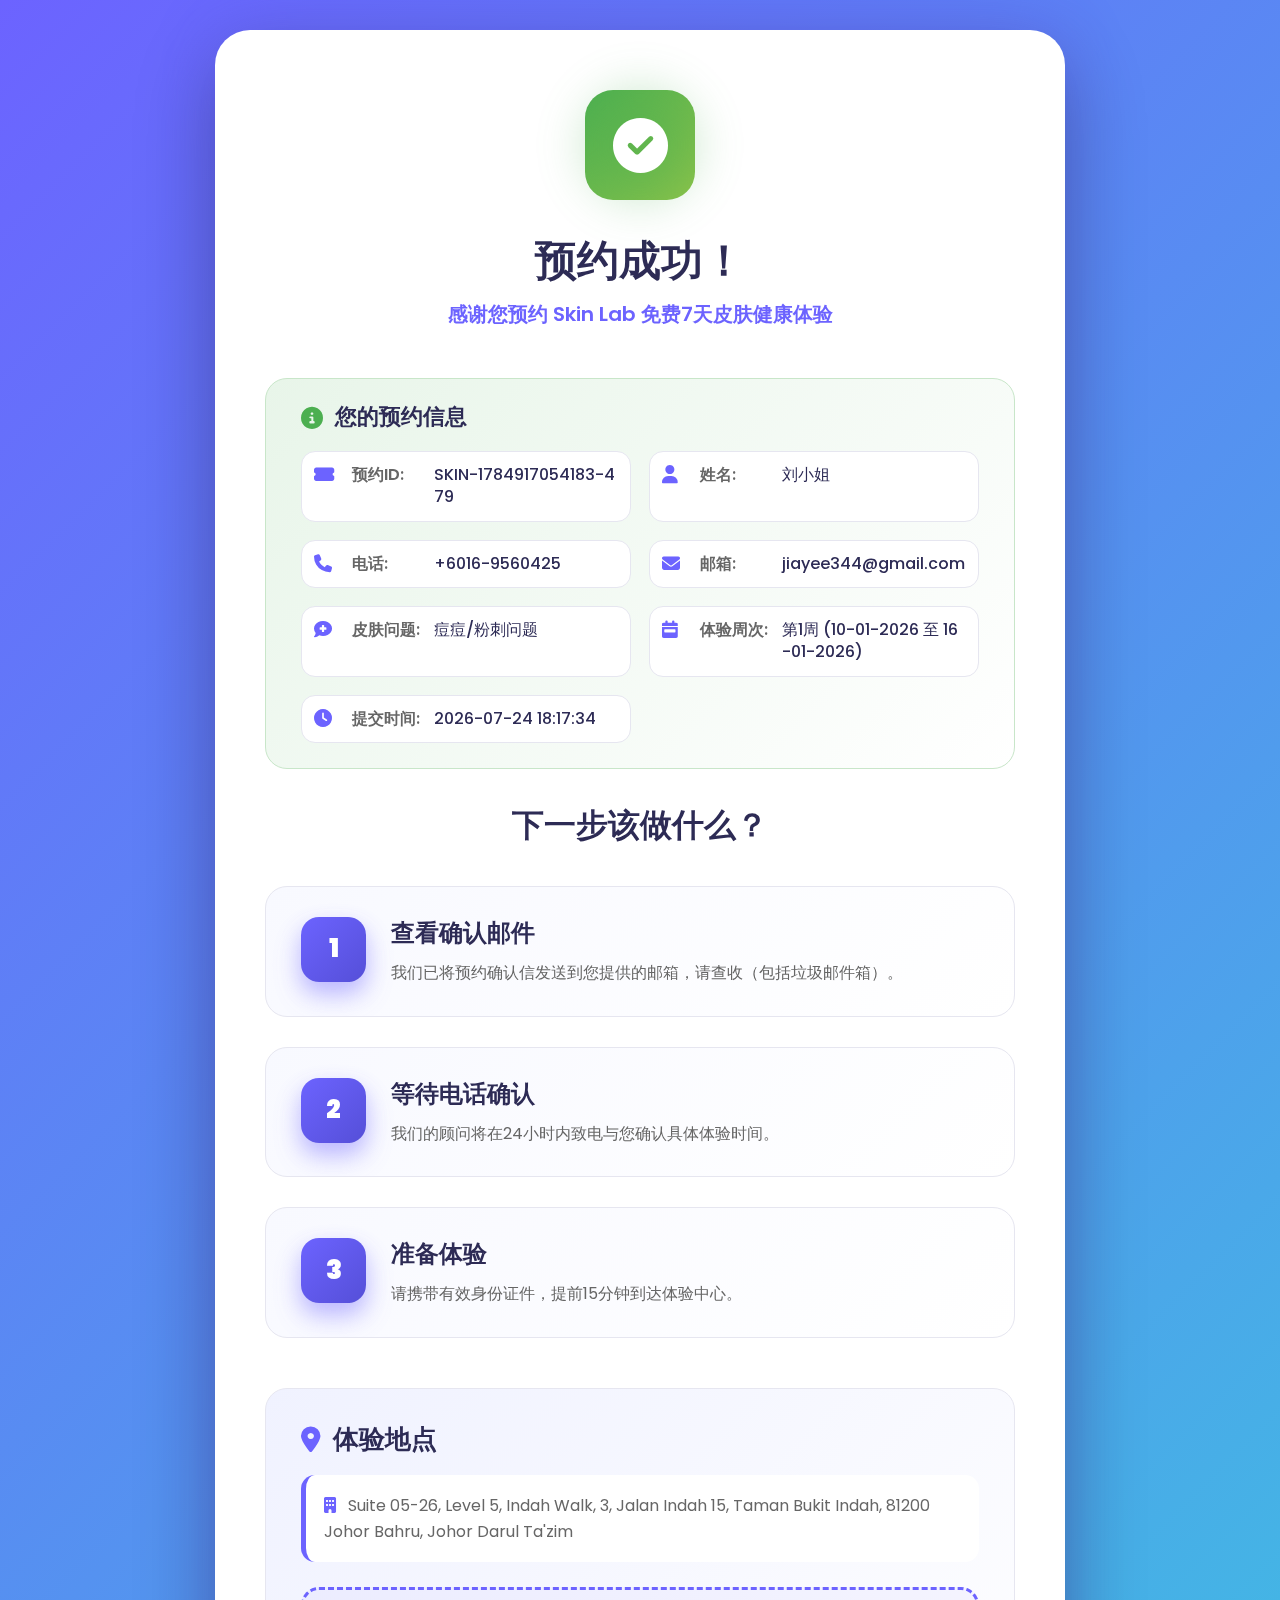
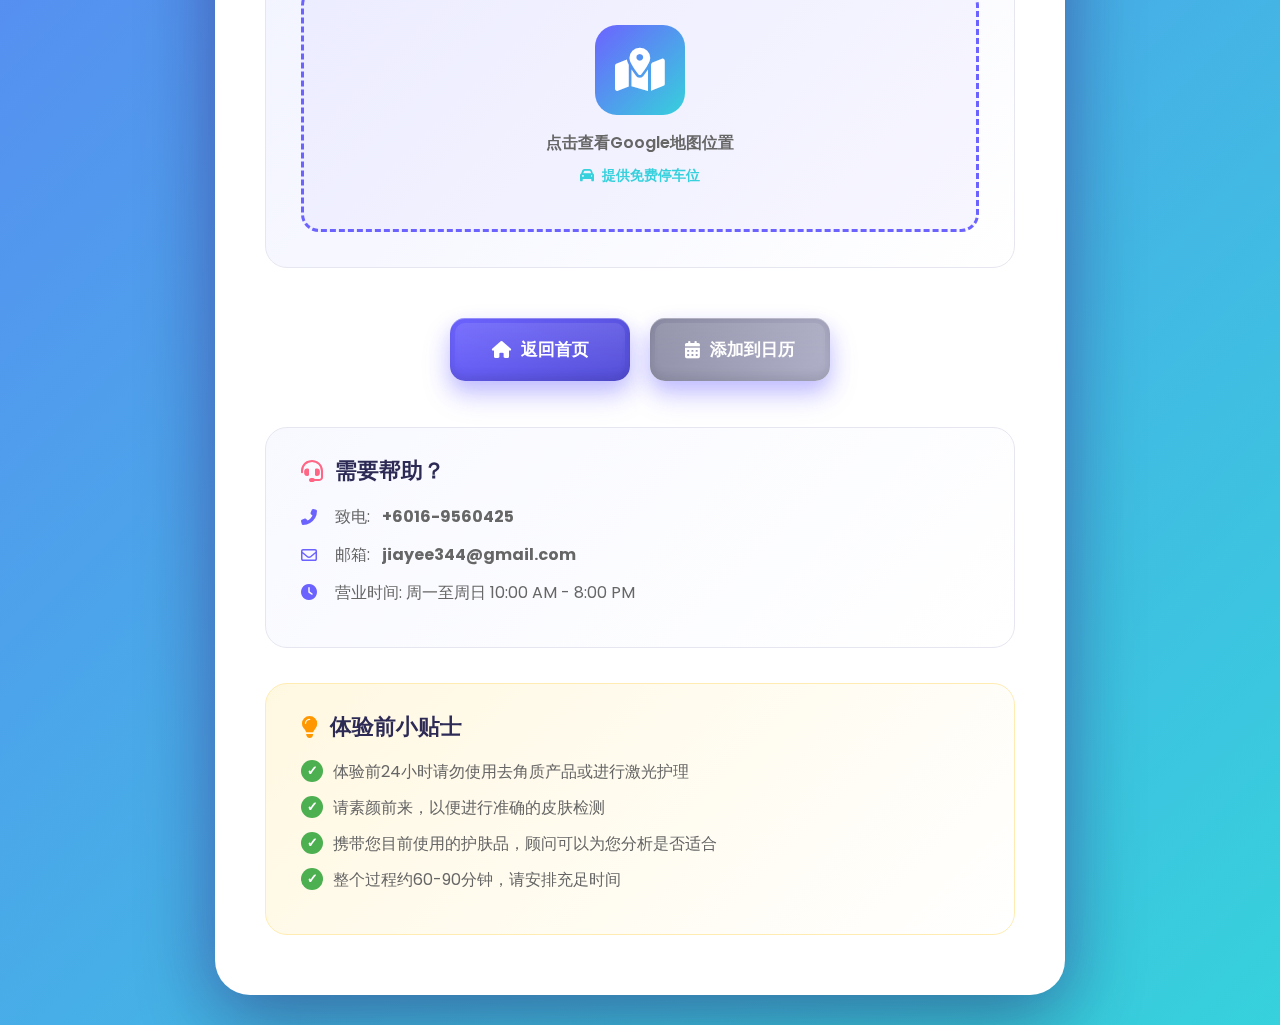
<file: success.html>
<!DOCTYPE html>
<html lang="zh">
<head>
  <meta charset="UTF-8">
  <meta name="viewport" content="width=device-width, initial-scale=1.0">
  <title>预约成功 | Skin Lab 免费7天皮肤体验 - Bukit Indah</title>
  <link rel="stylesheet" href="style.css">
  <link rel="preconnect" href="https://fonts.googleapis.com">
  <link rel="preconnect" href="https://fonts.gstatic.com" crossorigin>
  <link href="https://fonts.googleapis.com/css2?family=Montserrat:wght@400;500;600;700;800;900&family=Poppins:wght@300;400;500;600;700&display=swap" rel="stylesheet">
  <link rel="stylesheet" href="https://cdnjs.cloudflare.com/ajax/libs/font-awesome/6.4.0/css/all.min.css">
  <link rel="stylesheet" href="https://cdnjs.cloudflare.com/ajax/libs/animate.css/4.1.1/animate.min.css">
  <style>
    /* 成功页面专用样式 */
    .success-page {
      min-height: 100vh;
      display: flex;
      align-items: center;
      justify-content: center;
      background: linear-gradient(135deg, #6C63FF 0%, #36D1DC 100%);
      padding: 30px 15px;
      position: relative;
      overflow: hidden;
    }
    
    .success-container {
      width: 100%;
      max-width: 1100px;
      margin: 0 auto;
      padding: 0 15px;
      display: flex;
      justify-content: center;
      align-items: center;
    }
    
    .success-content {
      background-color: white;
      border-radius: 35px;
      padding: 60px 50px;
      max-width: 850px;
      width: 100%;
      box-shadow: 
        0 30px 80px rgba(0, 0, 0, 0.3),
        0 0 60px rgba(108, 99, 255, 0.4);
      position: relative;
      z-index: 10;
      transform: perspective(1000px) rotateX(0deg);
      transition: transform 0.5s ease;
      margin: 0 auto;
    }
    
    .success-content:hover {
      transform: perspective(1000px) rotateX(2deg) translateZ(20px);
    }
    
    .success-icon {
      width: 110px;
      height: 110px;
      background: linear-gradient(135deg, #4CAF50, #8BC34A);
      border-radius: 28px;
      display: flex;
      align-items: center;
      justify-content: center;
      margin: 0 auto 35px;
      color: white;
      font-size: 55px;
      position: relative;
      transform-style: preserve-3d;
      animation: successFloat 3s infinite ease-in-out;
    }
    
    .icon-glow {
      position: absolute;
      top: 50%;
      left: 50%;
      transform: translate(-50%, -50%);
      width: 140%;
      height: 140%;
      background: radial-gradient(circle, #4CAF50 0%, rgba(76, 175, 80, 0) 70%);
      filter: blur(20px);
      opacity: 0.5;
      z-index: -1;
      border-radius: 28px;
    }
    
    @keyframes successFloat {
      0%, 100% { transform: translateY(0) rotate(0deg) translateZ(0); }
      25% { transform: translateY(-15px) rotate(5deg) translateZ(10px); }
      50% { transform: translateY(0) rotate(0deg) translateZ(0); }
      75% { transform: translateY(10px) rotate(-5deg) translateZ(-10px); }
    }
    
    .success-title {
      font-size: clamp(28px, 4vw, 42px);
      margin-bottom: 15px;
      color: #2D2B55;
      text-align: center;
      line-height: 1.2;
      word-break: break-word;
      overflow-wrap: break-word;
      padding: 0 10px;
      hyphens: auto;
    }
    
    .success-message {
      font-size: clamp(16px, 2vw, 20px);
      color: #6C63FF;
      margin-bottom: 50px;
      text-align: center;
      font-weight: 600;
      word-break: break-word;
      overflow-wrap: break-word;
      line-height: 1.4;
      padding: 0 10px;
      hyphens: auto;
    }
    
    .success-details {
      text-align: left;
      margin-bottom: 50px;
    }
    
    .success-details h2 {
      font-size: clamp(24px, 3vw, 32px);
      margin-bottom: 40px;
      color: #2D2B55;
      text-align: center;
      word-break: break-word;
      overflow-wrap: break-word;
      line-height: 1.3;
      hyphens: auto;
      padding: 0 10px;
    }
    
    .steps {
      margin-bottom: 50px;
    }
    
    .step {
      display: flex;
      gap: 25px;
      margin-bottom: 30px;
      align-items: flex-start;
      background: linear-gradient(135deg, #F8F9FF, #FFFFFF);
      padding: 30px 35px;
      border-radius: 22px;
      border: 1px solid #E6E6F0;
      transition: all 0.3s ease;
    }
    
    .step:hover {
      transform: translateY(-10px) translateZ(20px);
      box-shadow: 0 20px 40px rgba(108, 99, 255, 0.15);
    }
    
    .step-number {
      width: 65px;
      height: 65px;
      background: linear-gradient(135deg, #6C63FF, #554FD8);
      border-radius: 18px;
      display: flex;
      align-items: center;
      justify-content: center;
      color: white;
      font-weight: 900;
      font-size: 26px;
      flex-shrink: 0;
      box-shadow: 
        0 10px 20px rgba(108, 99, 255, 0.3),
        0 15px 30px rgba(108, 99, 255, 0.2);
    }
    
    .step-content h3 {
      font-size: clamp(18px, 2vw, 24px);
      margin-bottom: 12px;
      color: #2D2B55;
      word-break: break-word;
      overflow-wrap: break-word;
      line-height: 1.3;
      hyphens: auto;
    }
    
    .step-content p {
      color: #666;
      line-height: 1.6;
      font-size: clamp(14px, 1.5vw, 16px);
      word-break: break-word;
      overflow-wrap: break-word;
      hyphens: auto;
    }
    
    .location-info {
      background: linear-gradient(135deg, #F0F2FF, #FFFFFF);
      padding: 35px;
      border-radius: 22px;
      border: 1px solid #E6E6F0;
      margin-bottom: 45px;
    }
    
    .location-info h3 {
      font-size: clamp(20px, 2.5vw, 26px);
      margin-bottom: 20px;
      color: #2D2B55;
      display: flex;
      align-items: center;
      gap: 12px;
      word-break: break-word;
      overflow-wrap: break-word;
      hyphens: auto;
    }
    
    .location-info h3 i {
      color: #6C63FF;
    }
    
    .location-address {
      color: #666;
      line-height: 1.6;
      font-size: clamp(14px, 1.5vw, 16px);
      margin-bottom: 25px;
      padding: 18px;
      background: white;
      border-radius: 14px;
      border-left: 5px solid #6C63FF;
      word-break: break-word;
      overflow-wrap: break-word;
      hyphens: auto;
    }
    
    .location-address i {
      color: #6C63FF;
      margin-right: 8px;
    }
    
    .map-placeholder {
      border: 3px dashed #6C63FF;
      border-radius: 18px;
      padding: 35px 25px;
      text-align: center;
      cursor: pointer;
      transition: all 0.3s ease;
      background: rgba(108, 99, 255, 0.05);
    }
    
    .map-placeholder:hover {
      background: rgba(108, 99, 255, 0.1);
      transform: translateY(-5px);
    }
    
    .map-icon {
      width: 90px;
      height: 90px;
      background: linear-gradient(135deg, #6C63FF, #36D1DC);
      border-radius: 22px;
      display: flex;
      align-items: center;
      justify-content: center;
      margin: 0 auto 15px;
      color: white;
      font-size: 44px;
    }
    
    .map-placeholder > p {
      color: #666;
      font-size: clamp(14px, 1.5vw, 16px);
      margin-bottom: 8px;
      font-weight: 600;
      word-break: break-word;
      overflow-wrap: break-word;
      hyphens: auto;
    }
    
    .map-note {
      color: #36D1DC !important;
      font-size: clamp(12px, 1.2vw, 14px) !important;
      display: flex;
      align-items: center;
      justify-content: center;
      gap: 8px;
      word-break: break-word;
      overflow-wrap: break-word;
      hyphens: auto;
    }
    
    .success-cta {
      display: flex;
      gap: 20px;
      justify-content: center;
      margin-bottom: 45px;
      flex-wrap: wrap;
    }
    
    .success-cta .btn {
      padding: 18px 35px;
      font-size: 17px;
      min-width: 180px;
      justify-content: center;
    }
    
    .secondary-btn {
      background: linear-gradient(135deg, #8A8AA3, #B0B0C9);
    }
    
    .secondary-btn::before {
      background: linear-gradient(135deg, #6C63FF, #36D1DC);
    }
    
    .secondary-btn:hover {
      color: white;
    }
    
    .contact-reminder {
      background: linear-gradient(135deg, #F8F9FF, #FFFFFF);
      padding: 30px 35px;
      border-radius: 22px;
      margin-bottom: 35px;
      border: 1px solid #E6E6F0;
    }
    
    .contact-reminder h4 {
      font-size: 22px;
      margin-bottom: 20px;
      color: #2D2B55;
      display: flex;
      align-items: center;
      gap: 12px;
    }
    
    .contact-reminder h4 i {
      color: #FF6584;
    }
    
    .contact-reminder p {
      margin-bottom: 12px;
      display: flex;
      align-items: center;
      gap: 12px;
      color: #666;
      font-size: 16px;
      word-break: break-word;
      overflow-wrap: break-word;
      hyphens: auto;
    }
    
    .contact-reminder i {
      color: #6C63FF;
      width: 22px;
    }
    
    .success-tips {
      background: linear-gradient(135deg, #FFF8E1, #FFFFFF);
      padding: 30px 35px;
      border-radius: 22px;
      border: 1px solid #FFECB3;
    }
    
    .success-tips h4 {
      font-size: 22px;
      margin-bottom: 20px;
      color: #2D2B55;
      display: flex;
      align-items: center;
      gap: 12px;
    }
    
    .success-tips h4 i {
      color: #FF9800;
    }
    
    .success-tips ul {
      list-style-type: none;
      padding-left: 0;
    }
    
    .success-tips li {
      margin-bottom: 12px;
      color: #666;
      font-size: 16px;
      line-height: 1.5;
      padding-left: 32px;
      position: relative;
      word-break: break-word;
      overflow-wrap: break-word;
      hyphens: auto;
    }
    
    .success-tips li::before {
      content: '✓';
      position: absolute;
      left: 0;
      top: 0;
      width: 22px;
      height: 22px;
      background: #4CAF50;
      color: white;
      border-radius: 50%;
      display: flex;
      align-items: center;
      justify-content: center;
      font-size: 13px;
      font-weight: bold;
    }
    
    /* 预约信息展示 */
    .booking-info {
      background: linear-gradient(135deg, #E8F5E9, #FFFFFF);
      padding: 25px 35px;
      border-radius: 22px;
      border: 1px solid #C8E6C9;
      margin-bottom: 35px;
    }
    
    .booking-info h4 {
      font-size: 22px;
      margin-bottom: 20px;
      color: #2D2B55;
      display: flex;
      align-items: center;
      gap: 12px;
    }
    
    .booking-info h4 i {
      color: #4CAF50;
    }
    
    .info-grid {
      display: grid;
      grid-template-columns: repeat(auto-fit, minmax(230px, 1fr));
      gap: 18px;
    }
    
    .info-item {
      display: flex;
      align-items: flex-start;
      gap: 12px;
      padding: 12px;
      background: white;
      border-radius: 14px;
      border: 1px solid #E6E6F0;
      word-break: break-word;
    }
    
    .info-item i {
      color: #6C63FF;
      font-size: 18px;
      width: 26px;
      flex-shrink: 0;
      margin-top: 2px;
    }
    
    .info-label {
      font-weight: 600;
      color: #666;
      min-width: 70px;
      flex-shrink: 0;
      line-height: 1.4;
    }
    
    .info-value {
      color: #2D2B55;
      font-weight: 500;
      flex: 1;
      word-break: break-all;
      overflow-wrap: break-word;
      line-height: 1.4;
      hyphens: auto;
    }
    
    /* 提交状态提示 */
    .submit-status {
      text-align: center;
      padding: 15px;
      margin-bottom: 20px;
      border-radius: 12px;
      font-size: 14px;
      display: none;
      word-break: break-word;
    }
    
    .submit-status.success {
      background-color: #E8F5E9;
      color: #4CAF50;
      border: 1px solid #C8E6C9;
      display: block;
    }
    
    .submit-status.error {
      background-color: #FFEBEE;
      color: #F44336;
      border: 1px solid #FFCDD2;
      display: block;
    }
    
    .submit-status i {
      margin-right: 8px;
    }
    
    /* 响应式设计优化 */
    @media (max-width: 992px) {
      .success-content {
        padding: 45px 35px;
      }
      
      .step {
        flex-direction: column;
        gap: 20px;
        padding: 25px;
      }
      
      .step-number {
        width: 60px;
        height: 60px;
        font-size: 24px;
      }
    }
    
    @media (max-width: 768px) {
      .success-container {
        padding: 0 10px;
      }
      
      .success-content {
        padding: 40px 25px;
      }
      
      .success-title {
        font-size: 30px;
      }
      
      .success-message {
        font-size: 17px;
        margin-bottom: 35px;
      }
      
      .success-details h2 {
        font-size: 26px;
        margin-bottom: 35px;
      }
      
      .step {
        flex-direction: column;
        gap: 15px;
        padding: 25px 20px;
      }
      
      .step-number {
        width: 55px;
        height: 55px;
        font-size: 22px;
      }
      
      .step-content h3 {
        font-size: 20px;
      }
      
      .step-content p {
        font-size: 15px;
      }
      
      .location-info {
        padding: 25px 20px;
      }
      
      .location-address {
        font-size: 15px;
        padding: 15px;
      }
      
      .success-cta {
        flex-direction: column;
        align-items: center;
      }
      
      .success-cta .btn {
        width: 100%;
        max-width: 300px;
      }
      
      .contact-reminder p, .success-tips li {
        font-size: 15px;
      }
      
      .booking-info {
        padding: 20px 15px;
      }
      
      .info-grid {
        grid-template-columns: 1fr;
      }
      
      .info-item {
        flex-direction: row;
        align-items: flex-start;
      }
      
      .info-label, .info-value {
        width: auto;
        min-width: auto;
      }
    }
    
    @media (max-width: 576px) {
      .success-content {
        padding: 35px 20px;
        border-radius: 30px;
      }
      
      .success-icon {
        width: 85px;
        height: 85px;
        font-size: 40px;
      }
      
      .success-title {
        font-size: 26px;
      }
      
      .success-message {
        font-size: 16px;
      }
      
      .success-details h2 {
        font-size: 22px;
      }
      
      .step {
        padding: 20px 15px;
      }
      
      .step-content h3 {
        font-size: 18px;
      }
      
      .step-content p {
        font-size: 14px;
      }
      
      .location-info {
        padding: 20px 15px;
      }
      
      .location-address {
        font-size: 14px;
        padding: 12px;
      }
      
      .map-placeholder {
        padding: 25px 15px;
      }
      
      .map-icon {
        width: 75px;
        height: 75px;
        font-size: 32px;
      }
      
      .info-item {
        flex-direction: column;
        align-items: flex-start;
        gap: 8px;
      }
      
      .info-label {
        min-width: auto;
        width: 100%;
      }
      
      .info-value {
        width: 100%;
      }
    }
    
    @media (max-width: 480px) {
      .success-content {
        padding: 30px 15px;
        border-radius: 25px;
      }
      
      .success-title {
        font-size: 24px;
      }
      
      .success-message {
        font-size: 15px;
      }
      
      .step {
        padding: 18px 12px;
      }
    }
  </style>
</head>
<body>
  <section class="success-page">
    <!-- 3D背景元素 -->
    <div class="bg-3d-elements">
      <div class="bg-circle circle-1"></div>
      <div class="bg-circle circle-2"></div>
      <div class="bg-circle circle-3"></div>
    </div>
    
    <div class="success-container">
      <div class="success-content card-3d animate__animated animate__zoomIn">
        <!-- 提交状态提示 -->
        <div class="submit-status" id="submitStatus"></div>
        
        <div class="success-icon icon-3d">
          <i class="fas fa-check-circle"></i>
          <div class="icon-glow"></div>
        </div>
        <h1 class="success-title">预约成功！</h1>
        <p class="success-message">感谢您预约 Skin Lab 免费7天皮肤健康体验</p>
        
        <!-- 预约信息展示 -->
        <div class="booking-info" id="bookingInfo">
          <h4><i class="fas fa-info-circle"></i> 您的预约信息</h4>
          <div class="info-grid">
            <div class="info-item">
              <i class="fas fa-ticket-alt"></i>
              <span class="info-label">预约ID:</span>
              <span class="info-value" id="bookingId">SKIN-1742027154251-756</span>
            </div>
            <div class="info-item">
              <i class="fas fa-user"></i>
              <span class="info-label">姓名:</span>
              <span class="info-value" id="customerName">刘小姐</span>
            </div>
            <div class="info-item">
              <i class="fas fa-phone"></i>
              <span class="info-label">电话:</span>
              <span class="info-value" id="customerPhone">+6016-9560425</span>
            </div>
            <div class="info-item">
              <i class="fas fa-envelope"></i>
              <span class="info-label">邮箱:</span>
              <span class="info-value" id="customerEmail">jiayee344@gmail.com</span>
            </div>
            <div class="info-item">
              <i class="fas fa-comment-medical"></i>
              <span class="info-label">皮肤问题:</span>
              <span class="info-value" id="customerConcern">痘痘/粉刺问题</span>
            </div>
            <div class="info-item">
              <i class="fas fa-calendar-week"></i>
              <span class="info-label">体验周次:</span>
              <span class="info-value" id="customerWeek">第1周 (10-01-2026 至 16-01-2026)</span>
            </div>
            <div class="info-item">
              <i class="fas fa-clock"></i>
              <span class="info-label">提交时间:</span>
              <span class="info-value" id="submitTime">2025-03-14 15:45:14</span>
            </div>
          </div>
        </div>
        
        <div class="success-details">
          <h2>下一步该做什么？</h2>
          
          <div class="steps">
            <div class="step card-3d">
              <div class="step-number day-3d">1</div>
              <div class="step-content">
                <h3>查看确认邮件</h3>
                <p>我们已将预约确认信发送到您提供的邮箱，请查收（包括垃圾邮件箱）。</p>
              </div>
            </div>
            
            <div class="step card-3d">
              <div class="step-number day-3d">2</div>
              <div class="step-content">
                <h3>等待电话确认</h3>
                <p>我们的顾问将在24小时内致电与您确认具体体验时间。</p>
              </div>
            </div>
            
            <div class="step card-3d">
              <div class="step-number day-3d">3</div>
              <div class="step-content">
                <h3>准备体验</h3>
                <p>请携带有效身份证件，提前15分钟到达体验中心。</p>
              </div>
            </div>
          </div>
          
          <div class="location-info card-3d">
            <h3><i class="fas fa-map-marker-alt"></i> 体验地点</h3>
            <p class="location-address">
              <i class="fas fa-building"></i> 
              Suite 05-26, Level 5, Indah Walk, 3, Jalan Indah 15, Taman Bukit Indah, 81200 Johor Bahru, Johor Darul Ta'zim
            </p>
            
            <div class="map-placeholder" onclick="openGoogleMaps()">
              <div class="map-icon icon-3d">
                <i class="fas fa-map-marked-alt"></i>
              </div>
              <p>点击查看Google地图位置</p>
              <p class="map-note"><i class="fas fa-car"></i> 提供免费停车位</p>
            </div>
          </div>
        </div>
        
        <div class="success-cta">
          <a href="index.html" class="btn btn-3d">
            <i class="fas fa-home"></i> 返回首页
          </a>
          <button class="btn btn-3d secondary-btn" onclick="addToCalendar()">
            <i class="fas fa-calendar-alt"></i> 添加到日历
          </button>
        </div>
        
        <div class="contact-reminder card-3d">
          <h4><i class="fas fa-headset"></i> 需要帮助？</h4>
          <p><i class="fas fa-phone-alt"></i> 致电: <strong>+6016-9560425</strong></p>
          <p><i class="far fa-envelope"></i> 邮箱: <strong>jiayee344@gmail.com</strong></p>
          <p><i class="fas fa-clock"></i> 营业时间: 周一至周日 10:00 AM - 8:00 PM</p>
        </div>
        
        <div class="success-tips">
          <h4><i class="fas fa-lightbulb"></i> 体验前小贴士</h4>
          <ul>
            <li>体验前24小时请勿使用去角质产品或进行激光护理</li>
            <li>请素颜前来，以便进行准确的皮肤检测</li>
            <li>携带您目前使用的护肤品，顾问可以为您分析是否适合</li>
            <li>整个过程约60-90分钟，请安排充足时间</li>
          </ul>
        </div>
      </div>
    </div>
  </section>
  
  <script>
    // 打开Google地图（直接跳转到指定链接）
    function openGoogleMaps() {
      const googleMapsUrl = "https://maps.app.goo.gl/wi2HBpoNo8dkpF8A9";
      window.open(googleMapsUrl, '_blank');
    }
    
    // 添加到日历功能（增强版）
    function addToCalendar() {
      // 从页面获取预约信息
      const customerName = document.getElementById('customerName').textContent || '皮肤体验客户';
      const bookingId = document.getElementById('bookingId').textContent;
      const customerWeek = document.getElementById('customerWeek').textContent;
      
      // 解析体验周次
      let startDate, endDate;
      const weekMatch = customerWeek.match(/\((\d{2}-\d{2}-\d{4})\s至\s(\d{2}-\d{2}-\d{4})\)/);
      
      if (weekMatch && weekMatch.length === 3) {
        startDate = weekMatch[1];
        endDate = weekMatch[2];
      } else {
        // 默认日期（第1周）
        startDate = '10-01-2026';
        endDate = '16-01-2026';
      }
      
      // 创建日历事件数据
      const eventTitle = `Skin Lab 免费皮肤体验 - ${customerName}`;
      const eventDescription = `预约ID: ${bookingId}\n皮肤健康体验: ${customerWeek}\n地点: Suite 05-26, Level 5, Indah Walk, 3, Jalan Indah 15, Taman Bukit Indah, 81200 Johor Bahru\n电话: +6016-9560425\n请提前15分钟到达`;
      
      // 格式化日期为YYYYMMDD
      function formatDateForCalendar(dateStr) {
        const parts = dateStr.split('-');
        if (parts.length === 3) {
          return `2026${parts[1]}${parts[0]}`; // 假设是2026年
        }
        return '20260110'; // 默认日期
      }
      
      // 创建ICS文件内容
      const icsContent = `BEGIN:VCALENDAR
VERSION:2.0
CALSCALE:GREGORIAN
BEGIN:VEVENT
SUMMARY:${eventTitle}
DTSTART;VALUE=DATE:${formatDateForCalendar(startDate)}
DTEND;VALUE=DATE:${formatDateForCalendar(endDate)}
DESCRIPTION:${eventDescription.replace(/\n/g, '\\n')}
LOCATION:Suite 05-26, Level 5, Indah Walk, 3, Jalan Indah 15, Taman Bukit Indah, 81200 Johor Bahru
STATUS:CONFIRMED
SEQUENCE:0
BEGIN:VALARM
TRIGGER:-PT60M
DESCRIPTION:Reminder
ACTION:DISPLAY
END:VALARM
END:VEVENT
END:VCALENDAR`;
      
      // 创建下载链接
      const blob = new Blob([icsContent], { type: 'text/calendar;charset=utf-8' });
      const url = window.URL.createObjectURL(blob);
      const link = document.createElement('a');
      link.href = url;
      link.download = `skinlab-appointment-${bookingId}.ics`;
      link.click();
      
      // 清理
      window.URL.revokeObjectURL(url);
      
      // 显示成功消息
      alert('日历文件已下载！\n\n请使用手机的日历应用导入此文件，或通过电子邮件发送到您的设备。\n\n实际体验时间以电话确认为准。');
    }
    
    // 格式化日期时间函数
    function formatDateTime(date) {
      const year = date.getFullYear();
      const month = String(date.getMonth() + 1).padStart(2, '0');
      const day = String(date.getDate()).padStart(2, '0');
      const hours = String(date.getHours()).padStart(2, '0');
      const minutes = String(date.getMinutes()).padStart(2, '0');
      const seconds = String(date.getSeconds()).padStart(2, '0');
      
      return `${year}-${month}-${day} ${hours}:${minutes}:${seconds}`;
    }
    
    // SheetDB.io API 配置
    const SHEETDB_API = 'https://sheetdb.io/api/v1/rm6iajzbhgnlv';
    
    // 将成功页面数据提交到Google Sheets
    async function submitSuccessPageData(customerData) {
      try {
        console.log('开始提交成功页面数据到Google Sheets:', customerData);
        
        // 格式化数据以匹配Google Sheets列名
        const formattedData = {
          "时间戳": customerData.timestamp || formatDateTime(new Date()),
          "预约ID": customerData.bookingId || `SKIN-${Date.now()}-${Math.floor(Math.random() * 1000)}`,
          "姓名": customerData.name || '',
          "手机号码": customerData.phone || '',
          "邮箱": customerData.email || '',
          "皮肤问题": customerData.concern || '',
          "体验周次": customerData.week || '',
          "提交时间": customerData.submitTime || formatDateTime(new Date()),
          "客户电话": customerData.phone || '',
          "名额": "已预约",
          "来源": "Skin Lab Website - Success Page",
          "提交状态": "已确认",
          "备注": "通过成功页面提交",
          "跟进状态": "待跟进"
        };
        
        const response = await fetch(SHEETDB_API, {
          method: 'POST',
          headers: {
            'Content-Type': 'application/json',
          },
          body: JSON.stringify({
            data: [formattedData]
          })
        });
        
        if (!response.ok) {
          const errorText = await response.text();
          console.error('SheetDB响应:', errorText);
          throw new Error(`提交失败: ${response.status}`);
        }
        
        const result = await response.json();
        console.log('成功页面数据提交成功:', result);
        
        return {
          success: true,
          bookingId: formattedData.预约ID,
          timestamp: formattedData.时间戳,
          data: result
        };
        
      } catch (error) {
        console.error('成功页面数据提交错误:', error);
        throw error;
      }
    }
    
    // 页面加载时显示预约信息并提交数据
    document.addEventListener('DOMContentLoaded', async function() {
      console.log('成功页面加载完成');
      
      // 从sessionStorage获取预约数据
      const bookingData = sessionStorage.getItem('skinlab_booking_data');
      let customerData = {};
      
      if (bookingData) {
        try {
          customerData = JSON.parse(bookingData);
          console.log('获取到预约数据:', customerData);
          
          // 检查数据是否已经提交过
          const hasSubmitted = localStorage.getItem('skinlab_success_data_submitted');
          const submittedBookingId = localStorage.getItem('skinlab_submitted_booking_id');
          
          // 如果还没有提交过，或者不是同一个预约ID，则提交数据
          if (!hasSubmitted || submittedBookingId !== customerData.bookingId) {
            // 显示提交状态
            const submitStatus = document.getElementById('submitStatus');
            submitStatus.innerHTML = '<i class="fas fa-spinner fa-spin"></i> 正在将您的预约信息保存到系统中...';
            submitStatus.className = 'submit-status';
            submitStatus.style.display = 'block';
            
            try {
              // 提交数据到Google Sheets
              const result = await submitSuccessPageData(customerData);
              
              // 更新提交状态
              submitStatus.innerHTML = '<i class="fas fa-check-circle"></i> 您的预约信息已成功保存到系统中！';
              submitStatus.className = 'submit-status success';
              
              // 标记为已提交
              localStorage.setItem('skinlab_success_data_submitted', 'true');
              localStorage.setItem('skinlab_submitted_booking_id', customerData.bookingId);
              
              console.log('数据提交成功');
              
            } catch (error) {
              console.error('数据提交失败:', error);
              
              // 更新提交状态
              submitStatus.innerHTML = `<i class="fas fa-exclamation-circle"></i> 数据保存遇到问题，但您的预约已成功记录。错误：${error.message}`;
              submitStatus.className = 'submit-status error';
              
              // 仍然标记为已提交，避免重复尝试
              localStorage.setItem('skinlab_success_data_submitted', 'true');
              localStorage.setItem('skinlab_submitted_booking_id', customerData.bookingId);
            }
          } else {
            console.log('数据已经提交过，跳过重复提交');
            // 显示成功状态
            const submitStatus = document.getElementById('submitStatus');
            submitStatus.innerHTML = '<i class="fas fa-check-circle"></i> 您的预约信息已成功保存到系统中！';
            submitStatus.className = 'submit-status success';
            submitStatus.style.display = 'block';
          }
          
        } catch (e) {
          console.error('解析预约数据失败:', e);
        }
      } else {
        console.log('未找到预约数据，使用默认值');
        // 如果没有数据，从localStorage获取或使用默认值
        const currentDate = new Date();
        const formattedDate = formatDateTime(currentDate);
        
        customerData = {
          name: localStorage.getItem('skinlab_customer_name') || '刘小姐',
          phone: localStorage.getItem('skinlab_customer_phone') || '+6016-9560425',
          email: localStorage.getItem('skinlab_customer_email') || 'jiayee344@gmail.com',
          concern: '痘痘/粉刺问题',
          week: '第1周 (10-01-2026 至 16-01-2026)',
          timestamp: formattedDate,
          submitTime: formattedDate,
          bookingId: localStorage.getItem('skinlab_booking_id') || `SKIN-${Date.now()}-${Math.floor(Math.random() * 1000)}`
        };
      }
      
      // 填充预约信息 - 确保显示所有字段
      document.getElementById('bookingId').textContent = customerData.bookingId || 'SKIN-1742027154251-756';
      document.getElementById('customerName').textContent = customerData.name || '未提供';
      document.getElementById('customerPhone').textContent = customerData.phone || '未提供';
      document.getElementById('customerEmail').textContent = customerData.email || '未提供';
      document.getElementById('customerConcern').textContent = customerData.concern || '未选择';
      document.getElementById('customerWeek').textContent = customerData.week || '未选择';
      document.getElementById('submitTime').textContent = customerData.submitTime || customerData.timestamp || formatDateTime(new Date());
      
      // 为步骤添加延迟动画
      const steps = document.querySelectorAll('.step');
      steps.forEach((step, index) => {
        step.style.opacity = '0';
        step.style.transform = 'translateY(20px)';
        
        setTimeout(() => {
          step.style.transition = 'opacity 0.5s ease, transform 0.5s ease';
          step.style.opacity = '1';
          step.style.transform = 'translateY(0)';
        }, 300 + (index * 200));
      });
      
      // 添加控制台欢迎信息
      console.log('%c✅ Skin Lab 预约成功！', 'color: #4CAF50; font-size: 18px; font-weight: bold;');
      console.log('%c感谢您选择Skin Lab Bukit Indah分店', 'color: #6C63FF; font-size: 14px;');
      console.log('%c联系方式: +6016-9560425 | jiayee344@gmail.com', 'color: #36D1DC; font-size: 12px;');
      console.log('%c预约信息已保存到Google Sheets', 'color: #4CAF50; font-size: 12px;');
      console.log('%cGoogle地图链接: https://maps.app.goo.gl/wi2HBpoNo8dkpF8A9', 'color: #FF9800; font-size: 12px;');
      
      // 自动滚动到顶部
      window.scrollTo(0, 0);
    });
  </script>
</body>
</html>
</file>
<file: style.css>
/* ===== RESET & BASE STYLES ===== */
* {
  margin: 0;
  padding: 0;
  box-sizing: border-box;
}

:root {
  --primary: #6C63FF;
  --primary-dark: #554FD8;
  --primary-light: #8B85FF;
  --secondary: #FF6584;
  --secondary-dark: #E84C6C;
  --accent: #36D1DC;
  --accent-dark: #1FB9C5;
  --dark: #2D2B55;
  --darker: #1E1C3F;
  --light: #F8F9FF;
  --lighter: #FFFFFF;
  --gray: #8A8AA3;
  --gray-light: #E6E6F0;
  --success: #4CAF50;
  --warning: #FF9800;
  --shadow: 0 10px 30px rgba(108, 99, 255, 0.15);
  --shadow-heavy: 0 20px 50px rgba(108, 99, 255, 0.25);
  --shadow-3d: 0 25px 50px rgba(0, 0, 0, 0.15);
  --transition: all 0.3s ease;
  --transition-slow: all 0.5s ease;
}

body {
  font-family: 'Poppins', sans-serif;
  line-height: 1.6;
  color: var(--dark);
  background-color: var(--light);
  overflow-x: hidden;
  position: relative;
  word-wrap: break-word;
  overflow-wrap: break-word;
  -webkit-text-size-adjust: 100%;
}

h1, h2, h3, h4, h5, h6 {
  font-family: 'Montserrat', sans-serif;
  font-weight: 700;
  line-height: 1.2;
  word-wrap: break-word;
  overflow-wrap: break-word;
}

/* ===== 品牌启动页面 ===== */
.brand-loader {
  position: fixed;
  top: 0;
  left: 0;
  width: 100%;
  height: 100%;
  background-color: #FFFFFF;
  display: flex;
  align-items: center;
  justify-content: center;
  z-index: 9999;
  transition: opacity 0.8s ease, visibility 0.8s ease;
}

.brand-loader.fade-out {
  opacity: 0;
  visibility: hidden;
}

.brand-container {
  text-align: center;
  animation: brandEntrance 1.2s ease-out forwards;
  display: flex;
  flex-direction: column;
  align-items: center;
  justify-content: center;
}

.brand-logo {
  margin-bottom: 30px;
  display: flex;
  justify-content: center;
  align-items: center;
}

.brand-logo-img {
  width: 150px;
  height: 150px;
  animation: logoFloat 3s ease-in-out infinite;
  display: block;
}

@keyframes brandEntrance {
  0% {
    opacity: 0;
    transform: scale(0.8) translateY(30px);
  }
  100% {
    opacity: 1;
    transform: scale(1) translateY(0);
  }
}

@keyframes logoFloat {
  0%, 100% {
    transform: translateY(0) scale(1);
  }
  50% {
    transform: translateY(-20px) scale(1.05);
  }
}

.brand-text {
  margin-top: 0;
  display: flex;
  flex-direction: column;
  align-items: center;
  justify-content: center;
}

.brand-title {
  font-size: 64px;
  color: var(--dark);
  letter-spacing: 2px;
  margin-bottom: 10px;
  text-align: center;
  order: 2;
  word-break: keep-all;
  white-space: nowrap;
}

.brand-highlight {
  color: var(--primary);
}

.brand-subtitle {
  font-size: 18px;
  color: var(--gray);
  letter-spacing: 4px;
  text-transform: uppercase;
  font-weight: 600;
  text-align: center;
  order: 3;
  word-break: keep-all;
  white-space: nowrap;
}

/* ===== PARTICLE EFFECTS ===== */
.particles-container {
  position: fixed;
  top: 0;
  left: 0;
  width: 100%;
  height: 100%;
  pointer-events: none;
  z-index: -1;
}

.particle {
  position: absolute;
  border-radius: 50%;
  background: radial-gradient(circle, rgba(108, 99, 255, 0.8), rgba(108, 99, 255, 0));
  pointer-events: none;
}

/* ===== MAIN CONTENT INITIAL STATE ===== */
.main-content {
  opacity: 0;
  transform: translateY(20px);
  transition: opacity 0.8s ease, transform 0.8s ease;
}

.main-content.loaded {
  opacity: 1;
  transform: translateY(0);
}

/* ===== 修复标题显示 - 主标题分成两行 ===== */
.hero-title-container {
  margin-bottom: 20px;
}

.hero-title {
  font-size: clamp(36px, 6vw, 52px);
  line-height: 1.1;
  margin-bottom: 5px;
  color: var(--dark);
  word-break: keep-all;
  overflow-wrap: break-word;
}

.hero-title-2 {
  font-size: clamp(36px, 6vw, 52px);
  line-height: 1.1;
  margin-bottom: 15px;
  color: var(--primary);
  position: relative;
  display: inline-block;
  word-break: keep-all;
  overflow-wrap: break-word;
}

.hero-title-2::after {
  content: '';
  position: absolute;
  bottom: 5px;
  left: 0;
  width: 100%;
  height: 12px;
  background-color: rgba(108, 99, 255, 0.2);
  z-index: -1;
  border-radius: 6px;
}

.hero-subtitle {
  font-size: 20px;
  color: var(--primary);
  margin-bottom: 25px;
  font-weight: 600;
  word-break: keep-all;
  overflow-wrap: break-word;
}

/* 总结部分标题优化 */
.conclusion-title-container {
  margin-bottom: 15px;
}

.conclusion-title {
  font-size: clamp(32px, 5vw, 44px);
  line-height: 1.1;
  margin-bottom: 5px;
  color: var(--dark);
  word-break: keep-all;
  overflow-wrap: break-word;
}

.conclusion-title-2 {
  font-size: clamp(32px, 5vw, 44px);
  line-height: 1.1;
  margin-bottom: 25px;
  color: var(--primary);
  position: relative;
  display: inline-block;
  word-break: keep-all;
  overflow-wrap: break-word;
}

.conclusion-title-2::after {
  content: '';
  position: absolute;
  bottom: 5px;
  left: 0;
  width: 100%;
  height: 10px;
  background-color: rgba(108, 99, 255, 0.2);
  z-index: -1;
  border-radius: 5px;
}

/* 截止日期样式 - 移除红色 */
.deadline-text {
  color: var(--dark);
  font-weight: 600;
}

.section-header h2 {
  font-size: clamp(32px, 5vw, 48px);
  margin-bottom: 15px;
  white-space: normal;
  word-break: keep-all;
  overflow-wrap: break-word;
  text-align: center;
}

.section-subtitle {
  font-size: 18px;
  color: var(--gray);
  max-width: 700px;
  margin: 0 auto;
  line-height: 1.6;
  word-break: keep-all;
  overflow-wrap: break-word;
  text-align: center;
}

/* 修复响应式设计 */
@media (max-width: 768px) {
  .hero-title,
  .hero-title-2 {
    font-size: 32px;
    white-space: normal;
    line-height: 1.3;
  }
  
  .conclusion-title,
  .conclusion-title-2 {
    font-size: 28px;
    white-space: normal;
    line-height: 1.3;
  }
  
  .section-header h2 {
    white-space: normal;
    font-size: 28px;
    line-height: 1.3;
  }
  
  .hero-subtitle {
    font-size: 18px;
    white-space: normal;
    line-height: 1.4;
  }
  
  .section-subtitle {
    font-size: 16px;
    line-height: 1.5;
    white-space: normal;
  }
  
  .brand-logo-img {
    width: 120px;
    height: 120px;
  }
  
  .brand-title {
    font-size: 48px;
    white-space: normal;
    word-break: keep-all;
  }
  
  .brand-subtitle {
    font-size: 16px;
    letter-spacing: 3px;
    white-space: normal;
    word-break: keep-all;
  }
  
  .brand-container {
    display: flex;
    flex-direction: column;
    align-items: center;
  }
  
  .brand-logo {
    margin-bottom: 20px;
  }
  
  .brand-text {
    margin-top: 0;
  }
}

.container {
  width: 100%;
  max-width: 1200px;
  margin: 0 auto;
  padding: 0 20px;
}

img {
  max-width: 100%;
  height: auto;
  display: block;
}

section {
  padding: 80px 0;
  position: relative;
}

@media (max-width: 768px) {
  section {
    padding: 60px 0;
  }
}

.row {
  display: flex;
  flex-wrap: wrap;
  gap: 30px;
}

.col {
  width: 100%;
}

@media (min-width: 768px) {
  .col {
    width: calc(50% - 15px);
  }
  
  .benefits-row .col,
  .concerns .col,
  .outcome-list .col {
    width: calc(25% - 23px);
  }
}

/* ===== 3D BACKGROUND ELEMENTS ===== */
.bg-3d-elements {
  position: fixed;
  top: 0;
  left: 0;
  width: 100%;
  height: 100%;
  z-index: -2;
  overflow: hidden;
}

.bg-circle {
  position: absolute;
  border-radius: 50%;
  background: radial-gradient(circle, var(--primary-light) 0%, rgba(108, 99, 255, 0.1) 70%);
  filter: blur(20px);
  opacity: 0.3;
  animation: float 15s infinite ease-in-out, glow 3s infinite ease-in-out alternate;
}

.circle-1 {
  width: 300px;
  height: 300px;
  top: 10%;
  left: 5%;
  animation-delay: 0s;
}

.circle-2 {
  width: 200px;
  height: 200px;
  top: 60%;
  right: 10%;
  animation-delay: 5s;
}

.circle-3 {
  width: 150px;
  height: 150px;
  bottom: 20%;
  left: 15%;
  animation-delay: 10s;
}

.circle-4 {
  width: 250px;
  height: 250px;
  top: 30%;
  right: 20%;
  animation-delay: 7s;
}

.bg-shape {
  position: absolute;
  background: linear-gradient(135deg, var(--accent) 0%, rgba(54, 209, 220, 0.1) 100%);
  filter: blur(15px);
  opacity: 0.2;
  animation: float 20s infinite ease-in-out reverse;
}

.shape-1 {
  width: 400px;
  height: 400px;
  top: -100px;
  right: -100px;
  border-radius: 30% 70% 70% 30% / 30% 30% 70% 70%;
}

.shape-2 {
  width: 300px;
  height: 300px;
  bottom: -50px;
  left: -50px;
  border-radius: 70% 30% 30% 70% / 70% 70% 30% 30%;
  animation-delay: 10s;
}

@keyframes float {
  0%, 100% { transform: translate(0, 0) rotate(0deg); }
  25% { transform: translate(20px, -20px) rotate(5deg); }
  50% { transform: translate(-15px, 15px) rotate(-5deg); }
  75% { transform: translate(10px, 10px) rotate(3deg); }
}

@keyframes glow {
  0% { opacity: 0.2; }
  100% { opacity: 0.4; }
}

/* ===== HEADER & HERO ===== */
.hero {
  background: linear-gradient(135deg, #F8F9FF 0%, #E6E9FF 100%);
  padding-top: 30px;
  position: relative;
  overflow: hidden;
}

.header {
  display: flex;
  justify-content: space-between;
  align-items: center;
  margin-bottom: 60px;
  position: relative;
  z-index: 10;
}

@media (max-width: 768px) {
  .header {
    flex-direction: column;
    align-items: flex-start;
    gap: 20px;
    margin-bottom: 40px;
  }
}

.logo-container {
  display: flex;
  align-items: center;
  gap: 15px;
}

.logo-3d {
  position: relative;
  width: 60px;
  height: 60px;
  transform-style: preserve-3d;
  animation: rotate3d 20s infinite linear;
}

@keyframes rotate3d {
  0% { transform: rotateY(0deg) rotateX(0deg); }
  25% { transform: rotateY(90deg) rotateX(10deg); }
  50% { transform: rotateY(180deg) rotateX(0deg); }
  75% { transform: rotateY(270deg) rotateX(-10deg); }
  100% { transform: rotateY(360deg) rotateX(0deg); }
}

.logo {
  width: 100%;
  height: 100%;
  position: relative;
  z-index: 2;
}

.logo-glow {
  position: absolute;
  top: 50%;
  left: 50%;
  transform: translate(-50%, -50%);
  width: 120%;
  height: 120%;
  background: radial-gradient(circle, var(--primary) 0%, rgba(108, 99, 255, 0) 70%);
  filter: blur(15px);
  opacity: 0.5;
  z-index: 1;
}

.logo-text h1 {
  font-size: 28px;
  color: var(--dark);
  margin-bottom: 3px;
  letter-spacing: 1px;
  word-break: keep-all;
}

.tagline {
  font-size: 12px;
  color: var(--primary);
  font-weight: 600;
  letter-spacing: 2px;
  text-transform: uppercase;
  word-break: keep-all;
}

.contact-info {
  text-align: right;
  background: rgba(255, 255, 255, 0.8);
  padding: 12px 20px;
  border-radius: 12px;
  backdrop-filter: blur(10px);
  box-shadow: 0 10px 30px rgba(0, 0, 0, 0.05);
}

@media (max-width: 768px) {
  .contact-info {
    text-align: left;
    width: 100%;
    padding: 15px;
  }
}

.contact-info p {
  margin-bottom: 6px;
  font-size: 13px;
  color: var(--gray);
  display: flex;
  align-items: center;
  justify-content: flex-end;
  gap: 6px;
  word-break: keep-all;
  white-space: nowrap;
}

@media (max-width: 768px) {
  .contact-info p {
    justify-content: flex-start;
    white-space: normal;
    font-size: 14px;
    line-height: 1.5;
  }
}

.contact-info i {
  color: var(--primary);
}

.hero-content {
  align-items: center;
  position: relative;
  z-index: 5;
  margin-bottom: 40px;
}

.hero-text {
  padding-right: 40px;
}

@media (max-width: 768px) {
  .hero-text {
    padding-right: 0;
    margin-bottom: 40px;
  }
  
  .hero-content {
    flex-direction: column;
  }
}

.badge {
  display: inline-block;
  background: linear-gradient(135deg, var(--secondary), #FF8E9E);
  color: white;
  padding: 10px 20px;
  border-radius: 50px;
  font-weight: 700;
  font-size: 14px;
  margin-bottom: 20px;
  position: relative;
  transform-style: preserve-3d;
  word-break: keep-all;
  white-space: nowrap;
}

@media (max-width: 768px) {
  .badge {
    padding: 8px 16px;
    font-size: 13px;
    white-space: normal;
    text-align: center;
    display: block;
    width: fit-content;
    margin-left: auto;
    margin-right: auto;
  }
}

.badge-3d {
  box-shadow: 
    0 10px 20px rgba(255, 101, 132, 0.3),
    0 15px 30px rgba(255, 101, 132, 0.2);
  animation: badgeFloat 3s infinite ease-in-out;
}

@keyframes badgeFloat {
  0%, 100% { transform: translateY(0) rotate(0deg); }
  50% { transform: translateY(-10px) rotate(2deg); }
}

.badge-shadow {
  position: absolute;
  bottom: -10px;
  left: 10%;
  width: 80%;
  height: 20px;
  background: rgba(255, 101, 132, 0.2);
  border-radius: 50%;
  filter: blur(10px);
  z-index: -1;
}

.hero-desc {
  margin-bottom: 30px;
}

.hero-desc p {
  font-size: 16px;
  line-height: 1.7;
  margin-bottom: 10px;
  color: var(--gray);
  display: flex;
  align-items: center;
  gap: 10px;
  word-break: keep-all;
  overflow-wrap: break-word;
}

@media (max-width: 768px) {
  .hero-desc p {
    font-size: 15px;
    line-height: 1.6;
    white-space: normal;
  }
}

.hero-desc i {
  color: var(--success);
  font-size: 14px;
}

.cta-container {
  margin-bottom: 30px;
}

.hero-btn {
  font-size: 18px;
  padding: 18px 35px;
  border-radius: 18px;
  white-space: nowrap;
}

@media (max-width: 768px) {
  .hero-btn {
    font-size: 16px;
    padding: 16px 30px;
    width: 100%;
    justify-content: center;
    white-space: normal;
  }
}

.cta-note {
  margin-top: 15px;
  font-size: 14px;
  color: var(--gray);
  display: flex;
  align-items: center;
  gap: 8px;
  word-break: keep-all;
  overflow-wrap: break-word;
}

@media (max-width: 768px) {
  .cta-note {
    font-size: 13px;
    line-height: 1.5;
    white-space: normal;
    text-align: center;
    flex-direction: column;
    gap: 5px;
  }
}

.cta-note i {
  color: var(--success);
}

/* 特色亮点网格 */
.features-grid {
  display: grid;
  grid-template-columns: repeat(3, 1fr);
  gap: 20px;
  margin-top: 30px;
  padding: 20px;
  background: rgba(255, 255, 255, 0.7);
  border-radius: 15px;
  backdrop-filter: blur(10px);
  border: 1px solid rgba(108, 99, 255, 0.1);
}

@media (max-width: 768px) {
  .features-grid {
    grid-template-columns: 1fr;
    gap: 15px;
    padding: 15px;
  }
}

.feature-item {
  display: flex;
  align-items: center;
  gap: 12px;
}

.feature-icon {
  width: 40px;
  height: 40px;
  background: linear-gradient(135deg, var(--primary), var(--accent));
  border-radius: 10px;
  display: flex;
  align-items: center;
  justify-content: center;
  color: white;
  font-size: 18px;
  flex-shrink: 0;
}

.feature-content h4 {
  font-size: 14px;
  margin-bottom: 3px;
  color: var(--dark);
  word-break: keep-all;
}

.feature-content p {
  font-size: 12px;
  color: var(--gray);
  line-height: 1.4;
  word-break: keep-all;
}

@media (max-width: 768px) {
  .feature-content h4 {
    font-size: 15px;
  }
  
  .feature-content p {
    font-size: 13px;
  }
}

.hero-image {
  position: relative;
}

.image-3d {
  position: relative;
  border-radius: 25px;
  overflow: visible;
  transform: perspective(1000px) rotateY(-8deg) rotateX(5deg);
  transition: var(--transition-slow);
  box-shadow: 
    var(--shadow-3d),
    0 0 50px rgba(108, 99, 255, 0.2);
}

.image-3d:hover {
  transform: perspective(1000px) rotateY(0deg) rotateX(0deg);
}

.image-glow {
  position: absolute;
  top: 50%;
  left: 50%;
  transform: translate(-50%, -50%);
  width: 110%;
  height: 110%;
  background: radial-gradient(circle, var(--primary) 0%, rgba(108, 99, 255, 0) 70%);
  filter: blur(30px);
  opacity: 0.3;
  z-index: -1;
}

.floating-element {
  position: absolute;
  width: 50px;
  height: 50px;
  background: linear-gradient(135deg, var(--primary), var(--accent));
  border-radius: 15px;
  display: flex;
  align-items: center;
  justify-content: center;
  color: white;
  font-size: 20px;
  box-shadow: 
    0 10px 20px rgba(108, 99, 255, 0.3),
    0 15px 30px rgba(108, 99, 255, 0.2);
  transform-style: preserve-3d;
  z-index: 10;
  animation: float3d 6s ease-in-out infinite, elementGlow 3s infinite ease-in-out alternate;
}

.element-glow {
  position: absolute;
  top: 50%;
  left: 50%;
  transform: translate(-50%, -50%);
  width: 120%;
  height: 120%;
  background: radial-gradient(circle, var(--primary) 0%, rgba(108, 99, 255, 0) 70%);
  filter: blur(15px);
  opacity: 0.5;
  z-index: -1;
  border-radius: 15px;
}

.floating-1 {
  top: 15%;
  left: -25px;
  animation-delay: 0s;
}

.floating-2 {
  top: 45%;
  right: -25px;
  animation-delay: 2s;
}

.floating-3 {
  bottom: 15%;
  left: -25px;
  animation-delay: 4s;
}

.floating-4 {
  top: 75%;
  right: -25px;
  animation-delay: 1s;
}

@keyframes float3d {
  0%, 100% { 
    transform: translateY(0) rotate(0deg) translateZ(0); 
  }
  25% { 
    transform: translateY(-15px) rotate(5deg) translateZ(10px); 
  }
  50% { 
    transform: translateY(0) rotate(0deg) translateZ(0); 
  }
  75% { 
    transform: translateY(10px) rotate(-5deg) translateZ(-10px); 
  }
}

@keyframes elementGlow {
  0% { box-shadow: 0 10px 20px rgba(108, 99, 255, 0.3), 0 15px 30px rgba(108, 99, 255, 0.2); }
  100% { box-shadow: 0 15px 30px rgba(108, 99, 255, 0.5), 0 20px 40px rgba(108, 99, 255, 0.3); }
}

.hero-wave {
  position: absolute;
  bottom: 0;
  left: 0;
  width: 100%;
  height: 150px;
}

.hero-wave svg {
  width: 100%;
  height: 100%;
  fill: white;
}

/* ===== 3D BUTTONS ===== */
.btn {
  display: inline-flex;
  align-items: center;
  justify-content: center;
  gap: 10px;
  padding: 16px 32px;
  background: linear-gradient(135deg, var(--primary), var(--primary-dark));
  color: white;
  border: none;
  border-radius: 15px;
  font-family: 'Montserrat', sans-serif;
  font-weight: 700;
  font-size: 16px;
  cursor: pointer;
  transition: var(--transition);
  text-decoration: none;
  position: relative;
  overflow: hidden;
  z-index: 1;
  transform-style: preserve-3d;
  transform: perspective(500px) translateZ(0);
  word-break: keep-all;
  white-space: nowrap;
}

@media (max-width: 768px) {
  .btn {
    padding: 14px 24px;
    font-size: 15px;
    white-space: normal;
    text-align: center;
    line-height: 1.3;
  }
}

.btn-3d {
  box-shadow: 
    0 10px 20px rgba(108, 99, 255, 0.3),
    0 15px 30px rgba(108, 99, 255, 0.2),
    inset 0 1px 0 rgba(255, 255, 255, 0.3),
    inset 0 -5px 10px rgba(0, 0, 0, 0.1);
}

.btn-3d::before {
  content: '';
  position: absolute;
  top: 0;
  left: 0;
  width: 100%;
  height: 100%;
  background: linear-gradient(135deg, var(--secondary), var(--accent));
  transition: var(--transition);
  z-index: -1;
  opacity: 0;
  transform: translateZ(-10px);
}

.btn-3d::after {
  content: '';
  position: absolute;
  top: 5px;
  left: 5px;
  right: 5px;
  bottom: 5px;
  border-radius: 10px;
  background: linear-gradient(to bottom, rgba(255,255,255,0.1), rgba(255,255,255,0));
  z-index: 1;
}

.btn-3d:hover::before {
  opacity: 1;
}

.btn-3d:hover {
  transform: perspective(500px) translateZ(20px);
  box-shadow: 
    0 20px 40px rgba(108, 99, 255, 0.4),
    0 25px 50px rgba(108, 99, 255, 0.3),
    inset 0 1px 0 rgba(255, 255, 255, 0.4),
    inset 0 -5px 10px rgba(0, 0, 0, 0.15);
}

/* ===== 3D CARDS ===== */
.card-3d {
  position: relative;
  transform-style: preserve-3d;
  transform: perspective(1000px) translateZ(0);
  transition: var(--transition);
  border-radius: 20px;
  overflow: hidden;
}

.card-3d::before {
  content: '';
  position: absolute;
  top: 0;
  left: 0;
  width: 100%;
  height: 100%;
  background: linear-gradient(135deg, rgba(108, 99, 255, 0.1), rgba(54, 209, 220, 0.05));
  z-index: -1;
  opacity: 0;
  transition: var(--transition);
}

.card-3d:hover {
  transform: perspective(1000px) translateZ(20px) rotateX(2deg) rotateY(2deg);
  box-shadow: var(--shadow-3d);
}

.card-3d:hover::before {
  opacity: 1;
}

/* ===== 3D ICONS ===== */
.icon-3d {
  position: relative;
  transform-style: preserve-3d;
  transform: perspective(500px) translateZ(0);
  transition: var(--transition);
}

.icon-3d::after {
  content: '';
  position: absolute;
  top: 0;
  left: 0;
  width: 100%;
  height: 100%;
  background: linear-gradient(135deg, var(--primary), var(--accent));
  border-radius: 50%;
  z-index: -1;
  transform: translateZ(-10px);
  opacity: 0.2;
  transition: var(--transition);
}

.icon-3d:hover {
  transform: perspective(500px) translateZ(20px) rotateY(10deg);
}

.icon-3d:hover::after {
  opacity: 0.4;
  transform: translateZ(-20px);
}

/* ===== SCROLL REVEAL ANIMATIONS ===== */
.scroll-reveal {
  opacity: 0;
  transform: translateY(30px);
  transition: opacity 0.6s ease, transform 0.6s ease;
}

.scroll-reveal.visible {
  opacity: 1;
  transform: translateY(0);
}

/* ===== CURSOR EFFECT ===== */
.cursor-effect {
  position: fixed;
  width: 20px;
  height: 20px;
  border-radius: 50%;
  background: radial-gradient(circle, rgba(108, 99, 255, 0.6), rgba(108, 99, 255, 0));
  pointer-events: none;
  z-index: 999;
  transform: translate(-50%, -50%);
  transition: width 0.2s, height 0.2s;
}

.cursor-effect.active {
  width: 40px;
  height: 40px;
}

/* ===== PULSING ANIMATION FOR IMPORTANT ELEMENTS ===== */
.pulse-important {
  animation: pulseImportant 2s infinite ease-in-out;
}

@keyframes pulseImportant {
  0%, 100% { transform: scale(1); }
  50% { transform: scale(1.05); }
}

/* ===== TYPING EFFECT ===== */
.typewriter {
  overflow: hidden;
  border-right: 3px solid var(--primary);
  white-space: nowrap;
  animation: typing 3.5s steps(40, end), blink-caret .75s step-end infinite;
}

@keyframes typing {
  from { width: 0 }
  to { width: 100% }
}

@keyframes blink-caret {
  from, to { border-color: transparent }
  50% { border-color: var(--primary); }
}

/* ===== EMPATHY SECTION ===== */
.empathy {
  background-color: white;
  position: relative;
}

.empathy::before {
  content: '';
  position: absolute;
  top: 0;
  left: 0;
  width: 100%;
  height: 100%;
  background: url('data:image/svg+xml,<svg xmlns="http://www.w3.org/2000/svg" width="100" height="100" viewBox="0 0 100 100"><circle cx="50" cy="50" r="40" fill="%236C63FF" opacity="0.03"/></svg>');
  background-size: 200px;
  opacity: 0.5;
  z-index: 0;
}

.section-header {
  text-align: center;
  margin-bottom: 60px;
  position: relative;
  z-index: 1;
}

@media (max-width: 768px) {
  .section-header {
    margin-bottom: 40px;
  }
}

.concerns {
  gap: 30px;
}

@media (max-width: 768px) {
  .concerns {
    gap: 20px;
  }
}

/* ===== 优化共鸣部分图片显示 ===== */
.concern-item {
  text-align: center;
  padding: 0 0 40px;
  border-radius: 25px;
  background-color: var(--light);
  transition: var(--transition);
  position: relative;
  z-index: 1;
  transform-style: preserve-3d;
  overflow: hidden;
  height: 100%;
  display: flex;
  flex-direction: column;
}

.concern-item::before {
  content: '';
  position: absolute;
  top: 0;
  left: 0;
  width: 100%;
  height: 5px;
  background: linear-gradient(90deg, var(--primary), var(--accent));
  z-index: 2;
  border-radius: 25px 25px 0 0;
}

.concern-image-container {
  position: relative;
  width: 100%;
  height: 380px;
  overflow: hidden;
  border-radius: 25px 25px 0 0;
  margin-bottom: 25px;
  background: linear-gradient(135deg, #F8F9FF, #E6E9FF);
  flex-shrink: 0;
}

@media (max-width: 768px) {
  .concern-image-container {
    height: 250px;
  }
}

.concern-image {
  width: 100%;
  height: 100%;
  object-fit: contain;
  object-position: center;
  transition: var(--transition-slow);
  background-color: #f8f9ff;
  padding: 15px;
}

.concern-image-overlay {
  position: absolute;
  top: 0;
  left: 0;
  width: 100%;
  height: 100%;
  background: linear-gradient(to bottom, rgba(108, 99, 255, 0.05), rgba(108, 99, 255, 0.1));
  z-index: 2;
  transition: var(--transition);
  pointer-events: none;
}

.concern-item:hover .concern-image {
  transform: scale(1.03);
}

.concern-item:hover .concern-image-overlay {
  background: linear-gradient(to bottom, rgba(108, 99, 255, 0.1), rgba(108, 99, 255, 0.15));
}

.concern-icon {
  position: relative;
  z-index: 3;
  margin-top: -40px;
  margin-bottom: 15px;
  width: 80px;
  height: 80px;
  background: linear-gradient(135deg, var(--primary), var(--accent));
  border-radius: 25px;
  display: flex;
  align-items: center;
  justify-content: center;
  margin: -40px auto 25px;
  color: white;
  font-size: 32px;
  transform: perspective(500px) translateZ(0);
  transition: var(--transition);
  flex-shrink: 0;
}

@media (max-width: 768px) {
  .concern-icon {
    width: 65px;
    height: 65px;
    font-size: 26px;
    margin-top: -30px;
    margin-bottom: 10px;
  }
}

.concern-item:hover .concern-icon {
  transform: perspective(500px) translateZ(30px) rotateY(15deg);
}

.concern-item h3 {
  font-size: 22px;
  margin-bottom: 15px;
  color: var(--dark);
  padding: 0 20px;
  flex-grow: 0;
  word-break: keep-all;
  overflow-wrap: break-word;
  line-height: 1.3;
}

@media (max-width: 768px) {
  .concern-item h3 {
    font-size: 18px;
    padding: 0 15px;
    margin-bottom: 10px;
    line-height: 1.3;
  }
}

.concern-item p {
  color: var(--gray);
  line-height: 1.7;
  font-size: 15px;
  padding: 0 20px;
  flex-grow: 1;
  margin-bottom: 20px;
  word-break: keep-all;
  overflow-wrap: break-word;
}

@media (max-width: 768px) {
  .concern-item p {
    font-size: 14px;
    line-height: 1.5;
    padding: 0 15px;
  }
}

.concern-item:nth-child(1) .concern-image {
  object-position: center 20%;
}

.concern-item:nth-child(2) .concern-image {
  object-position: center 40%;
}

.concern-item:nth-child(3) .concern-image {
  object-position: center 60%;
}

.concern-item:nth-child(4) .concern-image {
  object-position: center 30%;
}

/* ===== BENEFITS SECTION ===== */
.benefits {
  background: linear-gradient(135deg, #F0F2FF 0%, #E6E9FF 100%);
  position: relative;
  overflow: hidden;
}

.benefits::before {
  content: '';
  position: absolute;
  top: 0;
  left: 0;
  width: 100%;
  height: 100%;
  background: url('data:image/svg+xml,<svg xmlns="http://www.w3.org/2000/svg" width="120" height="120" viewBox="0 0 120 120"><polygon points="60,20 90,50 90,90 60,120 30,90 30,50" fill="%2336D1DC" opacity="0.05"/></svg>');
  background-size: 150px;
  opacity: 0.5;
}

.benefits-row {
  gap: 25px;
  position: relative;
  z-index: 1;
}

@media (max-width: 768px) {
  .benefits-row {
    gap: 20px;
  }
}

.benefit-card {
  background-color: white;
  padding: 40px 25px;
  border-radius: 25px;
  text-align: center;
  transition: var(--transition);
  box-shadow: 0 10px 30px rgba(108, 99, 255, 0.1);
}

@media (max-width: 768px) {
  .benefit-card {
    padding: 30px 20px;
  }
}

.benefit-icon {
  width: 70px;
  height: 70px;
  background: linear-gradient(135deg, var(--primary), var(--accent));
  border-radius: 20px;
  display: flex;
  align-items: center;
  justify-content: center;
  margin: 0 auto 25px;
  color: white;
  font-size: 28px;
  transform: perspective(500px) translateZ(0);
  transition: var(--transition);
}

@media (max-width: 768px) {
  .benefit-icon {
    width: 60px;
    height: 60px;
    font-size: 24px;
    margin-bottom: 20px;
  }
}

.benefit-card:hover .benefit-icon {
  transform: perspective(500px) translateZ(30px) rotateX(15deg);
}

.benefit-card h3 {
  font-size: 22px;
  margin-bottom: 15px;
  color: var(--dark);
  word-break: keep-all;
  overflow-wrap: break-word;
  line-height: 1.3;
}

@media (max-width: 768px) {
  .benefit-card h3 {
    font-size: 18px;
    margin-bottom: 10px;
  }
}

.benefit-card p {
  color: var(--gray);
  line-height: 1.7;
  font-size: 15px;
  word-break: keep-all;
  overflow-wrap: break-word;
}

@media (max-width: 768px) {
  .benefit-card p {
    font-size: 14px;
    line-height: 1.5;
  }
}

/* ===== PROGRAM SECTION ===== */
.program {
  background-color: white;
  position: relative;
}

.timeline {
  max-width: 800px;
  margin: 0 auto 60px;
  position: relative;
}

@media (max-width: 768px) {
  .timeline {
    margin-bottom: 40px;
  }
}

.timeline::before {
  content: '';
  position: absolute;
  top: 0;
  left: 35px;
  width: 5px;
  height: 100%;
  background: linear-gradient(180deg, var(--primary), var(--accent));
  border-radius: 3px;
  transform: perspective(1000px) rotateX(20deg);
}

@media (max-width: 768px) {
  .timeline::before {
    left: 25px;
  }
}

.timeline-item {
  display: flex;
  margin-bottom: 40px;
  position: relative;
  align-items: flex-start;
}

@media (max-width: 768px) {
  .timeline-item {
    margin-bottom: 30px;
  }
}

.timeline-day {
  width: 80px;
  height: 80px;
  background: linear-gradient(135deg, var(--primary), var(--primary-dark));
  border-radius: 18px;
  display: flex;
  align-items: center;
  justify-content: center;
  color: white;
  font-weight: 800;
  font-size: 16px;
  flex-shrink: 0;
  margin-right: 30px;
  z-index: 2;
  box-shadow: 
    0 10px 20px rgba(108, 99, 255, 0.3),
    0 15px 30px rgba(108, 99, 255, 0.2);
  transform: perspective(500px) translateZ(0);
  transition: var(--transition);
  text-align: center;
  padding: 8px;
  line-height: 1.2;
  word-break: keep-all;
}

@media (max-width: 768px) {
  .timeline-day {
    width: 60px;
    height: 60px;
    font-size: 14px;
    margin-right: 15px;
    padding: 6px;
  }
}

.day-text {
  display: block;
  word-break: keep-all;
  white-space: nowrap;
}

@media (max-width: 768px) {
  .day-text {
    font-size: 13px;
    white-space: normal;
    line-height: 1.2;
  }
}

.day-3d:hover {
  transform: perspective(500px) translateZ(30px) rotateY(15deg);
}

.timeline-content {
  background-color: var(--light);
  padding: 25px 30px;
  border-radius: 20px;
  flex-grow: 1;
  box-shadow: 0 10px 30px rgba(0, 0, 0, 0.05);
  transform: perspective(1000px) translateZ(0);
  transition: var(--transition);
}

@media (max-width: 768px) {
  .timeline-content {
    padding: 20px 15px;
  }
}

.timeline-item:hover .timeline-content {
  transform: perspective(1000px) translateZ(20px);
}

.timeline-content h3 {
  font-size: 20px;
  margin-bottom: 12px;
  color: var(--dark);
  word-break: keep-all;
  overflow-wrap: break-word;
  line-height: 1.3;
}

@media (max-width: 768px) {
  .timeline-content h3 {
    font-size: 17px;
    margin-bottom: 8px;
  }
}

.timeline-content p {
  color: var(--gray);
  line-height: 1.7;
  font-size: 15px;
  word-break: keep-all;
  overflow-wrap: break-word;
}

@media (max-width: 768px) {
  .timeline-content p {
    font-size: 14px;
    line-height: 1.5;
  }
}

.outcome-box {
  background: linear-gradient(135deg, var(--primary), var(--primary-dark));
  border-radius: 30px;
  padding: 50px 40px;
  color: white;
  max-width: 1000px;
  margin: 0 auto;
  box-shadow: 
    var(--shadow-3d),
    0 0 50px rgba(108, 99, 255, 0.3);
}

@media (max-width: 768px) {
  .outcome-box {
    padding: 30px 20px;
    border-radius: 20px;
  }
}

.outcome-box h3 {
  font-size: 24px;
  margin-bottom: 40px;
  display: flex;
  align-items: center;
  justify-content: center;
  gap: 15px;
  text-align: center;
  word-break: keep-all;
  overflow-wrap: break-word;
  line-height: 1.3;
}

@media (max-width: 768px) {
  .outcome-box h3 {
    font-size: 20px;
    margin-bottom: 30px;
    flex-direction: column;
    gap: 10px;
  }
}

.outcome-list {
  gap: 25px;
}

@media (max-width: 768px) {
  .outcome-list {
    gap: 15px;
  }
}

.outcome-item {
  background-color: rgba(255, 255, 255, 0.1);
  padding: 25px 20px;
  border-radius: 20px;
  text-align: center;
  backdrop-filter: blur(10px);
  border: 1px solid rgba(255, 255, 255, 0.2);
  transform: perspective(500px) translateZ(0);
  transition: var(--transition);
}

@media (max-width: 768px) {
  .outcome-item {
    padding: 20px 15px;
  }
}

.outcome-item:hover {
  transform: perspective(500px) translateZ(30px);
  background-color: rgba(255, 255, 255, 0.15);
}

.outcome-icon {
  width: 60px;
  height: 60px;
  background: rgba(255, 255, 255, 0.2);
  border-radius: 18px;
  display: flex;
  align-items: center;
  justify-content: center;
  margin: 0 auto 15px;
  color: white;
  font-size: 26px;
}

@media (max-width: 768px) {
  .outcome-icon {
    width: 50px;
    height: 50px;
    font-size: 22px;
    margin-bottom: 10px;
  }
}

.outcome-item h4 {
  font-size: 18px;
  margin-bottom: 12px;
  color: white;
  word-break: keep-all;
  overflow-wrap: break-word;
  line-height: 1.3;
}

@media (max-width: 768px) {
  .outcome-item h4 {
    font-size: 16px;
    margin-bottom: 8px;
  }
}

.outcome-item p {
  color: rgba(255, 255, 255, 0.8);
  line-height: 1.6;
  font-size: 14px;
  word-break: keep-all;
  overflow-wrap: break-word;
}

@media (max-width: 768px) {
  .outcome-item p {
    font-size: 13px;
    line-height: 1.4;
  }
}

/* ===== TESTIMONIALS SECTION ===== */
.testimonials {
  background-color: var(--light);
  position: relative;
  overflow: hidden;
}

.testimonial-slider {
  max-width: 850px;
  margin: 0 auto;
  position: relative;
}

.slider-track {
  display: flex;
  overflow: hidden;
  border-radius: 30px;
  margin-bottom: 35px;
  box-shadow: var(--shadow-3d);
}

@media (max-width: 768px) {
  .slider-track {
    margin-bottom: 25px;
    border-radius: 20px;
  }
}

.testimonial-card {
  min-width: 100%;
  background-color: white;
  border-radius: 30px;
  padding: 40px;
  transition: transform 0.5s ease;
  transform-style: preserve-3d;
}

@media (max-width: 768px) {
  .testimonial-card {
    padding: 25px 20px;
    border-radius: 20px;
  }
}

.testimonial-header {
  display: flex;
  align-items: center;
  margin-bottom: 25px;
}

@media (max-width: 768px) {
  .testimonial-header {
    margin-bottom: 15px;
  }
}

.testimonial-avatar {
  width: 70px;
  height: 70px;
  border-radius: 18px;
  margin-right: 20px;
  object-fit: cover;
  box-shadow: 0 10px 20px rgba(0, 0, 0, 0.1);
  transform: perspective(500px) translateZ(0);
  transition: var(--transition);
}

@media (max-width: 768px) {
  .testimonial-avatar {
    width: 50px;
    height: 50px;
    margin-right: 15px;
    border-radius: 12px;
  }
}

.testimonial-card:hover .testimonial-avatar {
  transform: perspective(500px) translateZ(20px) rotateY(10deg);
}

.testimonial-info h4 {
  font-size: 20px;
  margin-bottom: 6px;
  word-break: keep-all;
}

@media (max-width: 768px) {
  .testimonial-info h4 {
    font-size: 17px;
    margin-bottom: 4px;
  }
}

.testimonial-info p {
  color: var(--gray);
  font-size: 15px;
  word-break: keep-all;
}

@media (max-width: 768px) {
  .testimonial-info p {
    font-size: 13px;
  }
}

.stars {
  color: #FFC107;
  margin-top: 6px;
  font-size: 16px;
}

@media (max-width: 768px) {
  .stars {
    font-size: 14px;
    margin-top: 4px;
  }
}

.testimonial-text {
  font-size: 18px;
  line-height: 1.7;
  color: var(--dark);
  font-style: italic;
  margin-bottom: 20px;
  padding-left: 18px;
  border-left: 4px solid var(--primary);
  word-break: keep-all;
  overflow-wrap: break-word;
}

@media (max-width: 768px) {
  .testimonial-text {
    font-size: 15px;
    line-height: 1.5;
    padding-left: 12px;
    margin-bottom: 15px;
    border-left-width: 3px;
  }
}

.testimonial-date {
  color: var(--gray);
  font-size: 14px;
  text-align: right;
  word-break: keep-all;
}

@media (max-width: 768px) {
  .testimonial-date {
    font-size: 12px;
  }
}

.slider-controls {
  display: flex;
  align-items: center;
  justify-content: center;
  gap: 25px;
}

@media (max-width: 768px) {
  .slider-controls {
    gap: 15px;
  }
}

.slider-btn {
  width: 55px;
  height: 55px;
  border-radius: 18px;
  background-color: white;
  border: 2px solid var(--gray-light);
  color: var(--primary);
  font-size: 18px;
  cursor: pointer;
  transition: var(--transition);
  display: flex;
  align-items: center;
  justify-content: center;
  transform: perspective(500px) translateZ(0);
}

@media (max-width: 768px) {
  .slider-btn {
    width: 45px;
    height: 45px;
    font-size: 16px;
    border-radius: 12px;
  }
}

.slider-btn:hover {
  background-color: var(--primary);
  color: white;
  border-color: var(--primary);
  transform: perspective(500px) translateZ(20px) rotateY(15deg);
}

.slider-dots {
  display: flex;
  gap: 12px;
}

@media (max-width: 768px) {
  .slider-dots {
    gap: 8px;
  }
}

.dot {
  width: 14px;
  height: 14px;
  border-radius: 50%;
  background-color: var(--gray-light);
  cursor: pointer;
  transition: var(--transition);
  transform: perspective(500px) translateZ(0);
}

@media (max-width: 768px) {
  .dot {
    width: 10px;
    height: 10px;
  }
}

.dot.active {
  background-color: var(--primary);
  transform: perspective(500px) translateZ(20px);
}

.dot:hover {
  transform: perspective(500px) translateZ(10px);
}

/* ===== ACTION SECTION ===== */
.action {
  background: linear-gradient(135deg, var(--primary), var(--primary-dark));
  color: white;
  position: relative;
  overflow: hidden;
}

.action::before {
  content: '';
  position: absolute;
  top: 0;
  left: 0;
  width: 100%;
  height: 100%;
  background: url('data:image/svg+xml,<svg xmlns="http://www.w3.org/2000/svg" width="100" height="100" viewBox="0 0 100 100"><circle cx="50" cy="50" r="40" fill="white" opacity="0.05"/></svg>');
  background-size: 150px;
}

.action-box {
  max-width: 800px;
  margin: 0 auto;
  text-align: center;
  background-color: rgba(255, 255, 255, 0.15);
  padding: 60px 50px;
  border-radius: 35px;
  backdrop-filter: blur(15px);
  border: 1px solid rgba(255, 255, 255, 0.2);
  position: relative;
  z-index: 1;
  box-shadow: 
    inset 0 1px 0 rgba(255, 255, 255, 0.2),
    0 25px 50px rgba(0, 0, 0, 0.2);
}

@media (max-width: 768px) {
  .action-box {
    padding: 30px 20px;
    border-radius: 20px;
  }
}

.action-header h2 {
  font-size: clamp(30px, 4vw, 45px);
  margin-bottom: 15px;
  word-break: keep-all;
  overflow-wrap: break-word;
  line-height: 1.3;
}

@media (max-width: 768px) {
  .action-header h2 {
    font-size: 24px;
    margin-bottom: 10px;
  }
}

.action-subtitle {
  font-size: 20px;
  margin-bottom: 50px;
  opacity: 0.9;
  font-weight: 500;
  word-break: keep-all;
  overflow-wrap: break-word;
  line-height: 1.4;
}

@media (max-width: 768px) {
  .action-subtitle {
    font-size: 16px;
    margin-bottom: 30px;
    line-height: 1.4;
  }
}

.action-details {
  display: flex;
  justify-content: center;
  gap: 40px;
  margin-bottom: 40px;
  flex-wrap: wrap;
}

@media (max-width: 768px) {
  .action-details {
    gap: 15px;
    margin-bottom: 25px;
  }
}

.detail-item {
  display: flex;
  align-items: center;
  gap: 15px;
  text-align: left;
  background: rgba(255, 255, 255, 0.1);
  padding: 20px;
  border-radius: 18px;
  min-width: 250px;
  backdrop-filter: blur(5px);
  border: 1px solid rgba(255, 255, 255, 0.1);
  transform: perspective(500px) translateZ(0);
  transition: var(--transition);
}

@media (max-width: 768px) {
  .detail-item {
    width: 100%;
    min-width: auto;
    padding: 15px;
    gap: 12px;
  }
}

.detail-item:hover {
  transform: perspective(500px) translateZ(30px);
  background: rgba(255, 255, 255, 0.15);
}

.detail-icon {
  width: 55px;
  height: 55px;
  background: rgba(255, 255, 255, 0.2);
  border-radius: 14px;
  display: flex;
  align-items: center;
  justify-content: center;
  font-size: 22px;
  color: white;
}

@media (max-width: 768px) {
  .detail-icon {
    width: 45px;
    height: 45px;
    font-size: 18px;
    border-radius: 10px;
  }
}

.detail-item h4 {
  font-size: 16px;
  margin-bottom: 6px;
  color: white;
  opacity: 0.9;
  word-break: keep-all;
}

@media (max-width: 768px) {
  .detail-item h4 {
    font-size: 15px;
    margin-bottom: 4px;
  }
}

.detail-item p {
  font-size: 15px;
  opacity: 0.9;
  word-break: keep-all;
  overflow-wrap: break-word;
}

@media (max-width: 768px) {
  .detail-item p {
    font-size: 14px;
    line-height: 1.4;
  }
}

.action-note {
  background-color: rgba(255, 255, 255, 0.15);
  padding: 20px 25px;
  border-radius: 18px;
  margin-bottom: 30px;
  text-align: left;
}

@media (max-width: 768px) {
  .action-note {
    padding: 15px;
    margin-bottom: 20px;
  }
}

.action-note p {
  margin-bottom: 12px;
  display: flex;
  align-items: center;
  gap: 12px;
  font-size: 16px;
  word-break: keep-all;
  overflow-wrap: break-word;
  line-height: 1.5;
}

@media (max-width: 768px) {
  .action-note p {
    font-size: 14px;
    gap: 10px;
    margin-bottom: 10px;
    line-height: 1.4;
  }
}

.action-note i {
  color: var(--accent);
  font-size: 18px;
}

@media (max-width: 768px) {
  .action-note i {
    font-size: 16px;
  }
}

.action-btn {
  background: white;
  color: var(--primary);
  font-size: 18px;
  padding: 22px 50px;
  border-radius: 22px;
  font-weight: 800;
  white-space: nowrap;
}

@media (max-width: 768px) {
  .action-btn {
    font-size: 16px;
    padding: 18px 30px;
    width: 100%;
    white-space: normal;
  }
}

.action-btn::before {
  background: linear-gradient(135deg, var(--secondary), var(--accent));
}

.action-btn:hover {
  color: white;
}

/* ===== FAQ SECTION ===== */
.faq {
  background-color: white;
  position: relative;
}

.faq-list {
  max-width: 800px;
  margin: 0 auto;
}

.faq-item {
  border-bottom: 2px solid var(--gray-light);
  padding: 25px 0;
  transform-style: preserve-3d;
  transform: perspective(1000px) translateZ(0);
  transition: var(--transition);
}

@media (max-width: 768px) {
  .faq-item {
    padding: 20px 0;
  }
}

.faq-item:hover {
  transform: perspective(1000px) translateZ(10px);
}

.faq-question {
  display: flex;
  justify-content: space-between;
  align-items: center;
  cursor: pointer;
  padding: 8px 0;
}

.faq-question h3 {
  font-size: 20px;
  color: var(--dark);
  flex: 1;
  word-break: keep-all;
  overflow-wrap: break-word;
  line-height: 1.3;
}

@media (max-width: 768px) {
  .faq-question h3 {
    font-size: 17px;
    line-height: 1.3;
  }
}

.faq-question i {
  color: var(--primary);
  font-size: 18px;
  transition: var(--transition);
  margin-left: 15px;
}

@media (max-width: 768px) {
  .faq-question i {
    font-size: 16px;
    margin-left: 10px;
  }
}

.faq-item.active .faq-question i {
  transform: rotate(180deg);
}

.faq-answer {
  max-height: 0;
  overflow: hidden;
  transition: max-height 0.5s ease, padding 0.3s ease;
}

.faq-item.active .faq-answer {
  max-height: 500px;
  padding-top: 20px;
}

@media (max-width: 768px) {
  .faq-item.active .faq-answer {
    padding-top: 15px;
  }
}

.faq-answer p {
  color: var(--gray);
  line-height: 1.7;
  font-size: 16px;
  padding-right: 30px;
  word-break: keep-all;
  overflow-wrap: break-word;
}

@media (max-width: 768px) {
  .faq-answer p {
    font-size: 15px;
    line-height: 1.5;
    padding-right: 0;
  }
}

/* ===== CONCLUSION SECTION ===== */
.conclusion {
  background: linear-gradient(135deg, #F0F2FF 0%, #E6E9FF 100%);
  text-align: center;
  position: relative;
  overflow: hidden;
}

.conclusion-content {
  position: relative;
  z-index: 1;
  padding: 40px 20px;
}

@media (max-width: 768px) {
  .conclusion-content {
    padding: 30px 15px;
  }
}

.conclusion-subtitle {
  font-size: 20px;
  color: var(--gray);
  margin-bottom: 40px;
  max-width: 700px;
  margin-left: auto;
  margin-right: auto;
  font-weight: 500;
  word-break: keep-all;
  overflow-wrap: break-word;
  line-height: 1.4;
}

@media (max-width: 768px) {
  .conclusion-subtitle {
    font-size: 16px;
    margin-bottom: 30px;
    line-height: 1.4;
  }
}

.conclusion-btn {
  font-size: 20px;
  padding: 22px 50px;
  border-radius: 22px;
  font-weight: 800;
  white-space: nowrap;
}

@media (max-width: 768px) {
  .conclusion-btn {
    font-size: 16px;
    padding: 18px 30px;
    width: 100%;
    white-space: normal;
  }
}

/* ===== FOOTER ===== */
.footer {
  background-color: var(--darker);
  color: white;
  padding: 60px 0 30px;
  position: relative;
  overflow: hidden;
}

@media (max-width: 768px) {
  .footer {
    padding: 40px 0 20px;
  }
}

.footer::before {
  content: '';
  position: absolute;
  top: 0;
  left: 0;
  width: 100%;
  height: 100%;
  background: url('data:image/svg+xml,<svg xmlns="http://www.w3.org/2000/svg" width="100" height="100" viewBox="0 0 100 100"><circle cx="50" cy="50" r="40" fill="%236C63FF" opacity="0.05"/></svg>');
  background-size: 200px;
}

.footer-content {
  margin-bottom: 40px;
  position: relative;
  z-index: 1;
}

@media (max-width: 768px) {
  .footer-content {
    margin-bottom: 30px;
  }
}

.footer-logo {
  display: flex;
  align-items: center;
  gap: 15px;
  margin-bottom: 25px;
}

@media (max-width: 768px) {
  .footer-logo {
    flex-direction: column;
    text-align: center;
    gap: 12px;
    margin-bottom: 20px;
  }
}

.footer-logo .logo-3d {
  width: 50px;
  height: 50px;
}

.footer-logo h3 {
  font-size: 24px;
  margin-bottom: 3px;
  word-break: keep-all;
}

@media (max-width: 768px) {
  .footer-logo h3 {
    font-size: 22px;
  }
}

.footer-logo p {
  font-size: 12px;
  opacity: 0.8;
  letter-spacing: 2px;
  word-break: keep-all;
}

.footer-address, .footer-contact, .footer-phone {
  display: flex;
  align-items: flex-start;
  gap: 12px;
  margin-bottom: 15px;
  opacity: 0.8;
  line-height: 1.6;
  word-break: break-word;
  overflow-wrap: break-word;
}

@media (max-width: 768px) {
  .footer-address, .footer-contact, .footer-phone {
    font-size: 14px;
    line-height: 1.5;
  }
}

.footer-address i, .footer-contact i, .footer-phone i {
  color: var(--accent);
  margin-top: 4px;
  font-size: 16px;
}

.footer-cta h4 {
  font-size: 20px;
  margin-bottom: 25px;
  position: relative;
  padding-bottom: 12px;
  word-break: keep-all;
}

@media (max-width: 768px) {
  .footer-cta h4 {
    font-size: 18px;
    margin-bottom: 20px;
  }
}

.footer-cta h4::after {
  content: '';
  position: absolute;
  bottom: 0;
  left: 0;
  width: 50px;
  height: 4px;
  background: linear-gradient(90deg, var(--accent), var(--primary));
  border-radius: 2px;
}

.footer-cta p {
  opacity: 0.8;
  margin-bottom: 20px;
  line-height: 1.6;
  font-size: 15px;
  word-break: keep-all;
  overflow-wrap: break-word;
}

@media (max-width: 768px) {
  .footer-cta p {
    font-size: 14px;
    line-height: 1.5;
  }
}

.footer-btn {
  background: linear-gradient(135deg, var(--accent), var(--primary));
  margin-bottom: 15px;
  width: 100%;
  white-space: nowrap;
}

@media (max-width: 768px) {
  .footer-btn {
    white-space: normal;
    padding: 14px 24px;
  }
}

.footer-note {
  font-size: 14px;
  color: rgba(255, 255, 255, 0.8);
  text-align: center;
  word-break: keep-all;
}

@media (max-width: 768px) {
  .footer-note {
    font-size: 13px;
  }
}

.footer-bottom {
  text-align: center;
  padding-top: 30px;
  border-top: 1px solid rgba(255, 255, 255, 0.1);
  font-size: 14px;
  opacity: 0.7;
  position: relative;
  z-index: 1;
}

@media (max-width: 768px) {
  .footer-bottom {
    padding-top: 20px;
    font-size: 12px;
  }
}

.footer-bottom p {
  margin-bottom: 8px;
  word-break: keep-all;
  overflow-wrap: break-word;
}

/* ===== MODAL & FORM STYLES ===== */
.modal-overlay {
  position: fixed;
  top: 0;
  left: 0;
  width: 100%;
  height: 100%;
  background-color: rgba(30, 28, 63, 0.95);
  display: flex;
  align-items: center;
  justify-content: center;
  z-index: 1000;
  opacity: 0;
  visibility: hidden;
  transition: var(--transition);
  backdrop-filter: blur(10px);
}

.modal-overlay.active {
  opacity: 1;
  visibility: visible;
}

.modal-3d {
  background: linear-gradient(135deg, white, #F8F9FF);
  border-radius: 30px;
  padding: 40px;
  width: 90%;
  max-width: 500px;
  position: relative;
  box-shadow: 
    var(--shadow-3d),
    0 0 80px rgba(108, 99, 255, 0.3);
  transform: perspective(1000px) rotateX(-5deg);
  transition: transform 0.5s ease;
}

@media (max-width: 768px) {
  .modal-3d {
    padding: 25px 20px;
    width: 95%;
    margin: 0 10px;
  }
}

.modal-overlay.active .modal-3d {
  transform: perspective(1000px) rotateX(0deg);
}

.modal-header {
  text-align: center;
  margin-bottom: 35px;
  position: relative;
}

@media (max-width: 768px) {
  .modal-header {
    margin-bottom: 25px;
  }
}

.close-modal {
  position: absolute;
  top: -15px;
  right: -15px;
  background: linear-gradient(135deg, var(--secondary), #FF8E9E);
  color: white;
  border: none;
  width: 45px;
  height: 45px;
  border-radius: 50%;
  font-size: 24px;
  cursor: pointer;
  transition: var(--transition);
  box-shadow: 0 10px 20px rgba(255, 101, 132, 0.3);
  display: flex;
  align-items: center;
  justify-content: center;
  z-index: 10;
}

@media (max-width: 768px) {
  .close-modal {
    width: 35px;
    height: 35px;
    font-size: 20px;
    top: -10px;
    right: -10px;
  }
}

.close-modal:hover {
  transform: rotate(90deg) scale(1.1);
}

.modal-header h3 {
  font-size: 28px;
  margin-bottom: 8px;
  color: var(--dark);
  word-break: keep-all;
  overflow-wrap: break-word;
  line-height: 1.3;
}

@media (max-width: 768px) {
  .modal-header h3 {
    font-size: 22px;
  }
}

.modal-subtitle {
  color: var(--primary);
  font-weight: 600;
  font-size: 16px;
  word-break: keep-all;
  overflow-wrap: break-word;
}

@media (max-width: 768px) {
  .modal-subtitle {
    font-size: 14px;
  }
}

.form-group {
  margin-bottom: 20px;
  position: relative;
}

@media (max-width: 768px) {
  .form-group {
    margin-bottom: 15px;
  }
}

.input-icon {
  position: absolute;
  left: 18px;
  top: 50%;
  transform: translateY(-50%);
  color: var(--primary);
  font-size: 16px;
  z-index: 2;
}

@media (max-width: 768px) {
  .input-icon {
    left: 15px;
    font-size: 14px;
  }
}

.form-group input, .form-group select {
  width: 100%;
  padding: 16px 18px 16px 48px;
  border: 2px solid var(--gray-light);
  border-radius: 14px;
  font-family: 'Poppins', sans-serif;
  font-size: 15px;
  transition: var(--transition);
  background-color: white;
  color: var(--dark);
  position: relative;
  z-index: 1;
}

@media (max-width: 768px) {
  .form-group input, .form-group select {
    padding: 14px 15px 14px 42px;
    font-size: 14px;
  }
}

.form-group input:focus, .form-group select:focus {
  outline: none;
  border-color: var(--primary);
  box-shadow: 0 0 0 4px rgba(108, 99, 255, 0.2);
  transform: translateY(-2px);
}

.checkbox-group {
  display: flex;
  align-items: flex-start;
  gap: 10px;
  margin-top: 25px;
}

@media (max-width: 768px) {
  .checkbox-group {
    margin-top: 20px;
    gap: 8px;
  }
}

.checkbox-group input {
  width: auto;
  margin-top: 4px;
}

.checkbox-group label {
  font-size: 13px;
  color: var(--gray);
  line-height: 1.5;
  word-break: keep-all;
  overflow-wrap: break-word;
}

@media (max-width: 768px) {
  .checkbox-group label {
    font-size: 12px;
    line-height: 1.4;
  }
}

.submit-btn {
  width: 100%;
  margin-top: 25px;
  position: relative;
  padding: 18px;
  font-size: 16px;
  font-weight: 700;
  white-space: nowrap;
}

@media (max-width: 768px) {
  .submit-btn {
    margin-top: 20px;
    padding: 16px;
    font-size: 15px;
    white-space: normal;
  }
}

.submit-btn .fa-spinner {
  position: absolute;
  right: 18px;
}

@media (max-width: 768px) {
  .submit-btn .fa-spinner {
    right: 15px;
  }
}

.hidden {
  display: none;
}

.form-note {
  text-align: center;
  margin-top: 20px;
  font-size: 13px;
  color: var(--gray);
  display: flex;
  align-items: center;
  justify-content: center;
  gap: 6px;
  word-break: keep-all;
  overflow-wrap: break-word;
}

@media (max-width: 768px) {
  .form-note {
    font-size: 12px;
    margin-top: 15px;
    flex-direction: column;
    gap: 4px;
  }
}

.form-note i {
  color: var(--success);
}

/* ===== FLOATING CTA ===== */
.floating-cta {
  position: fixed;
  bottom: 30px;
  right: 30px;
  z-index: 999;
}

@media (max-width: 768px) {
  .floating-cta {
    bottom: 20px;
    right: 20px;
  }
}

.pulse-3d {
  animation: pulse3d 2s infinite ease-in-out;
}

@keyframes pulse3d {
  0%, 100% { 
    transform: perspective(500px) translateZ(0);
    box-shadow: 
      0 10px 25px rgba(255, 101, 132, 0.4),
      0 15px 35px rgba(255, 101, 132, 0.3);
  }
  50% { 
    transform: perspective(500px) translateZ(20px);
    box-shadow: 
      0 15px 35px rgba(255, 101, 132, 0.6),
      0 20px 45px rgba(255, 101, 132, 0.4);
  }
}

.cta-btn {
  background: linear-gradient(135deg, var(--secondary), var(--secondary-dark));
  color: white;
  border: none;
  border-radius: 22px;
  padding: 18px 25px;
  font-family: 'Montserrat', sans-serif;
  font-weight: 700;
  font-size: 15px;
  cursor: pointer;
  display: flex;
  align-items: center;
  gap: 10px;
  box-shadow: 
    0 15px 35px rgba(255, 101, 132, 0.4),
    0 20px 45px rgba(255, 101, 132, 0.3);
  transition: var(--transition);
  transform-style: preserve-3d;
  word-break: keep-all;
  white-space: nowrap;
}

@media (max-width: 768px) {
  .cta-btn {
    padding: 15px 20px;
    font-size: 14px;
  }
  
  .cta-btn span {
    display: none;
  }
}

.cta-btn:hover {
  transform: perspective(500px) translateZ(30px) rotateY(10deg);
  box-shadow: 
    0 20px 45px rgba(255, 101, 132, 0.6),
    0 25px 55px rgba(255, 101, 132, 0.4);
}

/* ===== RESPONSIVE STYLES ===== */
@media (max-width: 1200px) {
  .container {
    max-width: 100%;
    padding: 0 30px;
  }
}

@media (max-width: 992px) {
  .benefits-row .col,
  .concerns .col,
  .outcome-list .col {
    width: calc(50% - 15px);
  }
  
  .action-details {
    flex-direction: column;
    align-items: center;
    gap: 20px;
  }
  
  .detail-item {
    width: 100%;
    max-width: 350px;
  }
  
  .footer-content .col {
    width: 100%;
    margin-bottom: 40px;
  }
  
  .footer-cta {
    text-align: left;
  }
  
  .features-grid {
    grid-template-columns: repeat(2, 1fr);
  }
  
  .concern-image-container {
    height: 300px;
  }
}

@media (max-width: 768px) {
  .benefits-row .col,
  .concerns .col,
  .outcome-list .col {
    width: 100%;
  }
  
  .features-grid {
    grid-template-columns: 1fr;
    gap: 15px;
  }
  
  .floating-element {
    width: 40px;
    height: 40px;
    font-size: 18px;
  }
  
  .floating-1 { left: -15px; }
  .floating-2 { right: -15px; }
  .floating-3 { left: -15px; }
  .floating-4 { right: -15px; }
  
  .concern-image-container {
    height: 250px;
  }
}

@media (max-width: 576px) {
  .hero-btn, .action-btn, .conclusion-btn {
    width: 100%;
    justify-content: center;
  }
  
  .hero-title,
  .hero-title-2 {
    font-size: 28px;
  }
  
  .concern-image-container {
    height: 220px;
  }
  
  .concern-image {
    padding: 10px;
  }
}

@media (max-width: 480px) {
  .action-header h2 {
    font-size: 24px;
  }
  
  .action-subtitle {
    font-size: 16px;
    margin-bottom: 30px;
  }
  
  .detail-item {
    min-width: auto;
    width: 100%;
  }
  
  .concern-image-container {
    height: 200px;
  }
}

/* 移动端特别优化 */
@media (max-width: 767px) {
  body {
    font-size: 15px;
    line-height: 1.5;
    -webkit-text-size-adjust: 100%;
    -moz-text-size-adjust: 100%;
    -ms-text-size-adjust: 100%;
    text-size-adjust: 100%;
  }
  
  p, li, span, a, button {
    word-break: break-word;
    overflow-wrap: break-word;
    line-height: 1.5;
  }
  
  h1, h2, h3, h4, h5, h6 {
    line-height: 1.3;
    margin-bottom: 15px;
    word-break: break-word;
    overflow-wrap: break-word;
  }
  
  .container {
    padding: 0 15px;
  }
  
  .btn {
    text-align: center;
    line-height: 1.3;
    padding: 12px 20px;
  }
  
  .card-3d h3,
  .card-3d p {
    word-break: break-word;
    overflow-wrap: break-word;
    line-height: 1.4;
  }
  
  .feature-item,
  .outcome-item,
  .benefit-card {
    text-align: center;
  }
  
  .feature-item h4,
  .outcome-item h4,
  .benefit-card h3 {
    line-height: 1.3;
    margin-bottom: 8px;
    word-break: break-word;
  }
  
  .feature-item p,
  .outcome-item p,
  .benefit-card p {
    line-height: 1.4;
    margin-bottom: 0;
    word-break: break-word;
  }
}

/* 特别小屏幕优化 */
@media (max-width: 360px) {
  body {
    font-size: 14px;
  }
  
  h1 { font-size: 26px; }
  h2 { font-size: 22px; }
  h3 { font-size: 18px; }
  h4 { font-size: 16px; }
  
  .hero-title,
  .hero-title-2 {
    font-size: 24px;
  }
  
  .conclusion-title,
  .conclusion-title-2 {
    font-size: 22px;
  }
  
  .section-header h2 {
    font-size: 22px;
  }
  
  .btn {
    font-size: 14px;
    padding: 10px 16px;
  }
}

/* ===== 成功页面移动端文字排列修复 ===== */
@media (max-width: 768px) {
  .success-message {
    white-space: normal !important;
    word-break: break-word !important;
    overflow-wrap: break-word !important;
    line-height: 1.4 !important;
    text-align: center !important;
    padding: 0 10px !important;
  }
  
  .success-title {
    white-space: normal !important;
    word-break: break-word !important;
    overflow-wrap: break-word !important;
    line-height: 1.2 !important;
    text-align: center !important;
    padding: 0 10px !important;
  }
  
  .step-content h3 {
    white-space: normal !important;
    word-break: break-word !important;
    overflow-wrap: break-word !important;
    line-height: 1.3 !important;
  }
  
  .step-content p {
    white-space: normal !important;
    word-break: break-word !important;
    overflow-wrap: break-word !important;
    line-height: 1.5 !important;
  }
}

@media (max-width: 480px) {
  .success-message {
    font-size: 16px !important;
    line-height: 1.4 !important;
    padding: 0 5px !important;
  }
  
  .success-title {
    font-size: 24px !important;
    line-height: 1.2 !important;
  }
}
</file>
